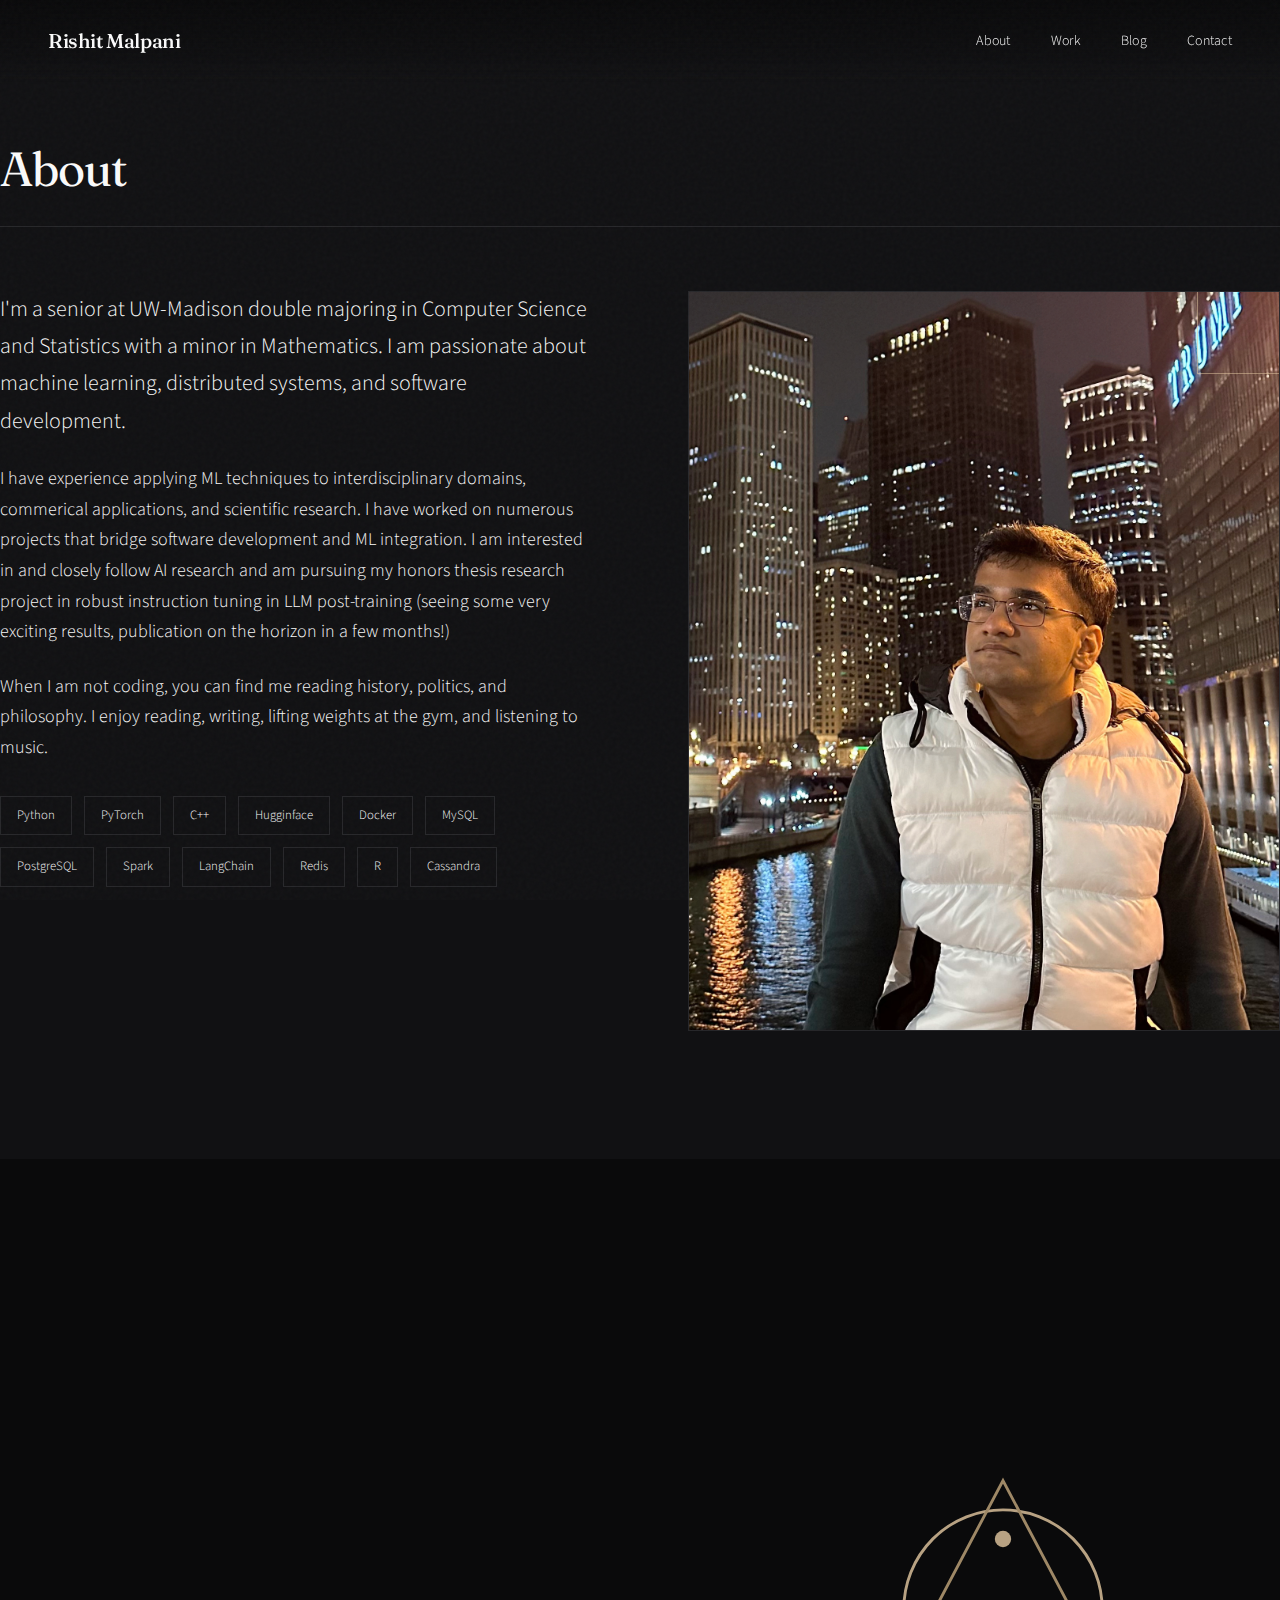
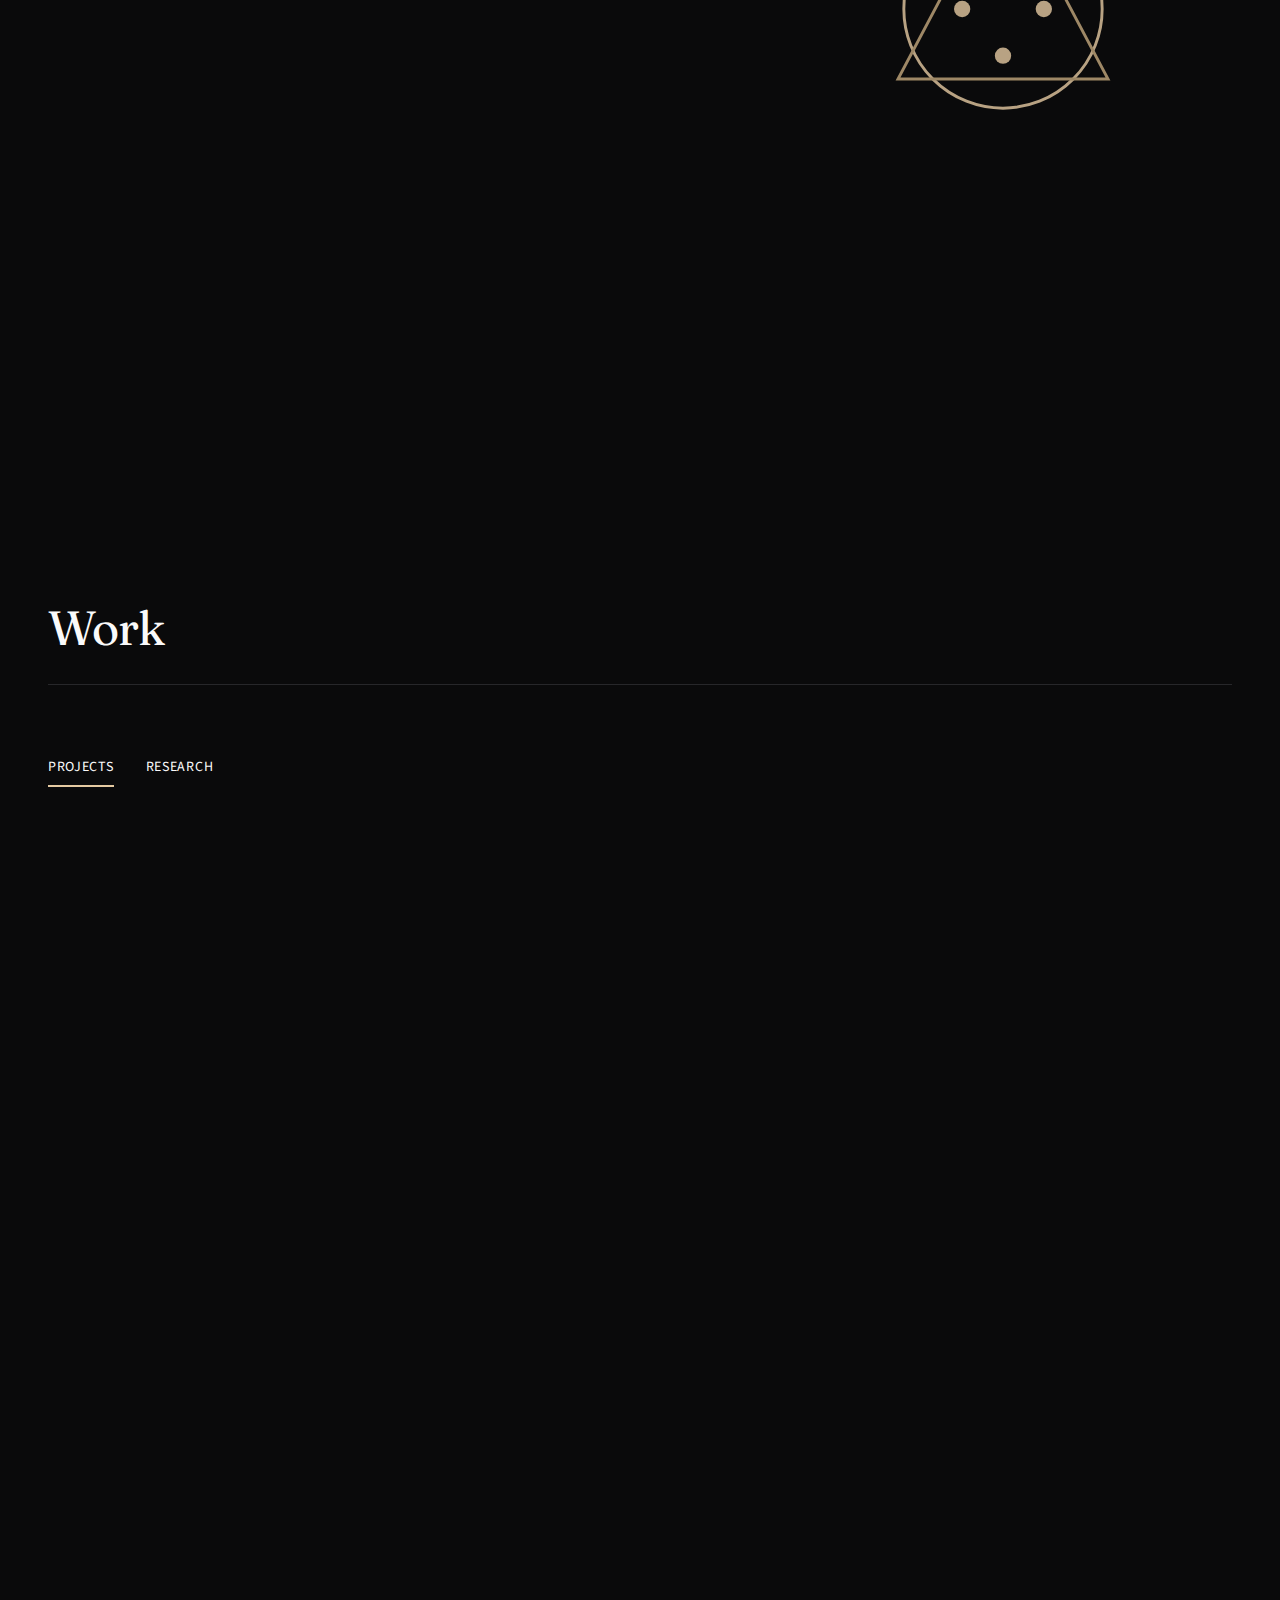
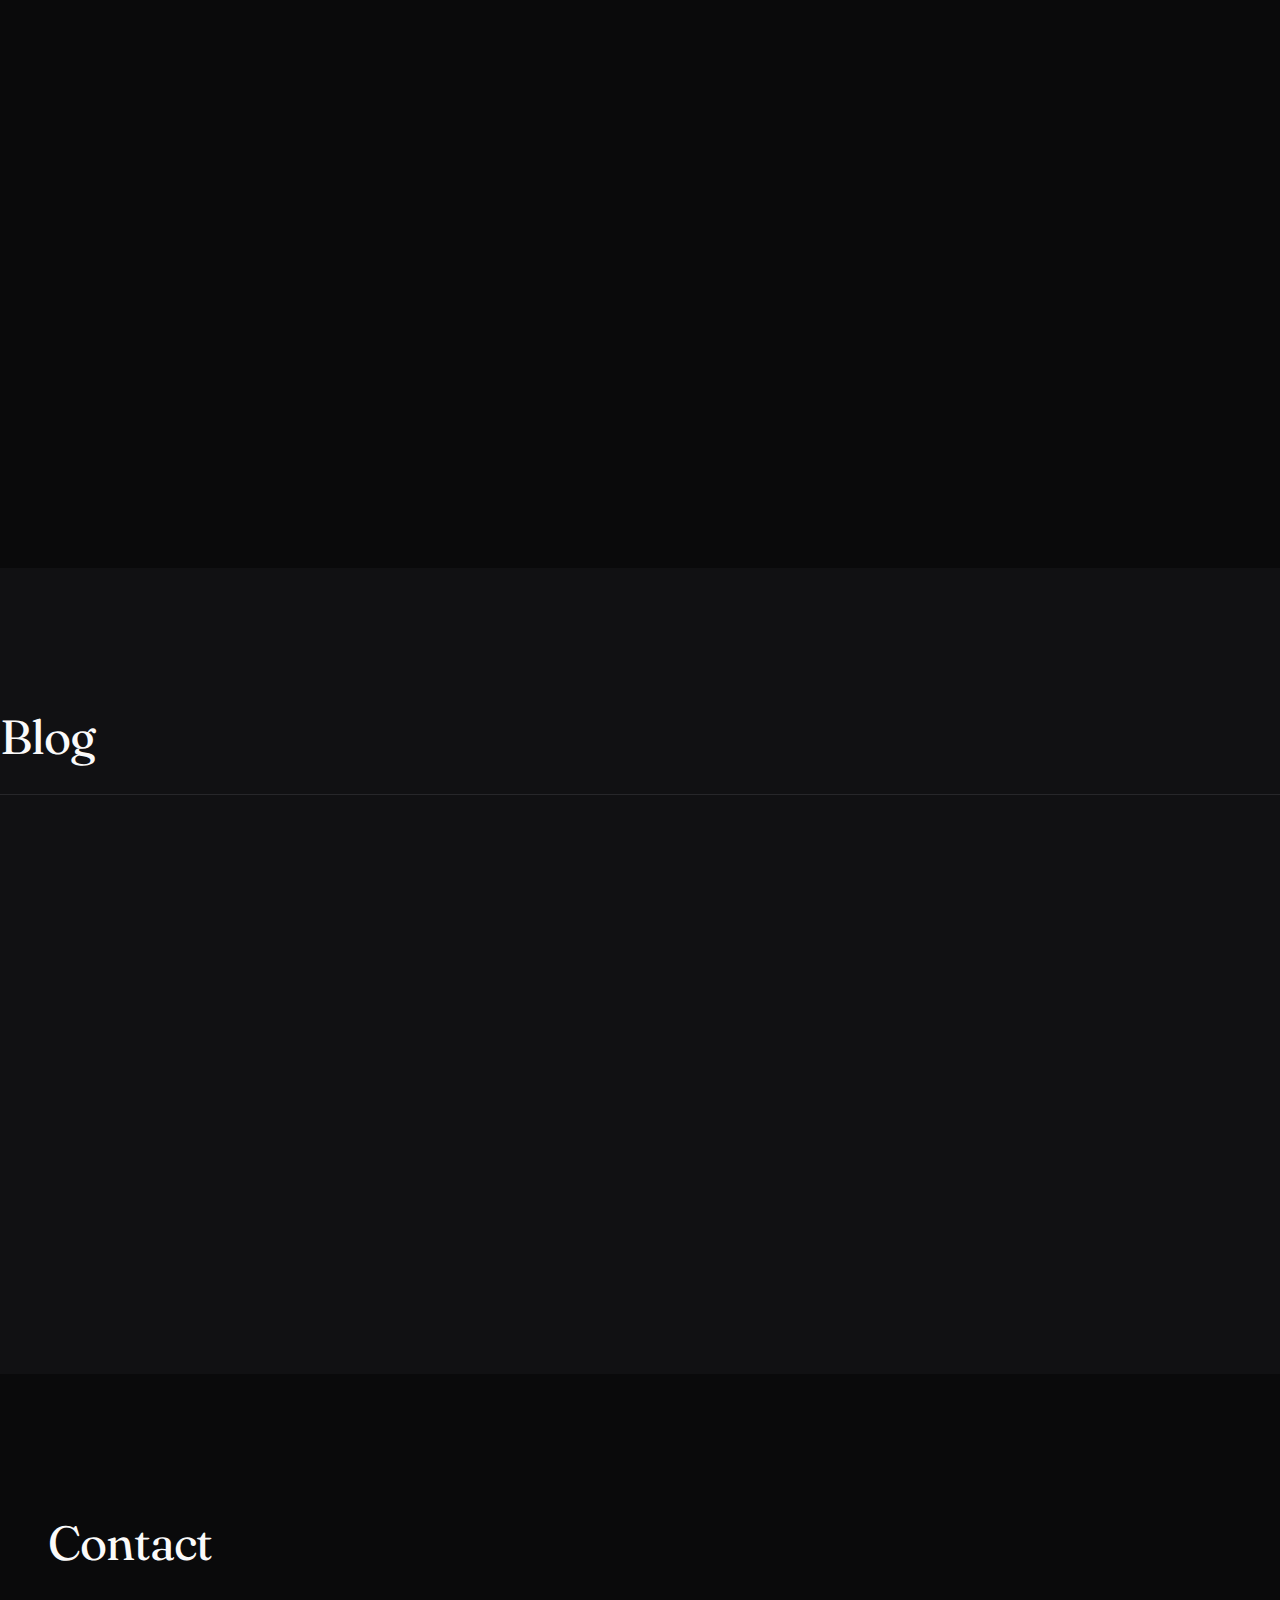
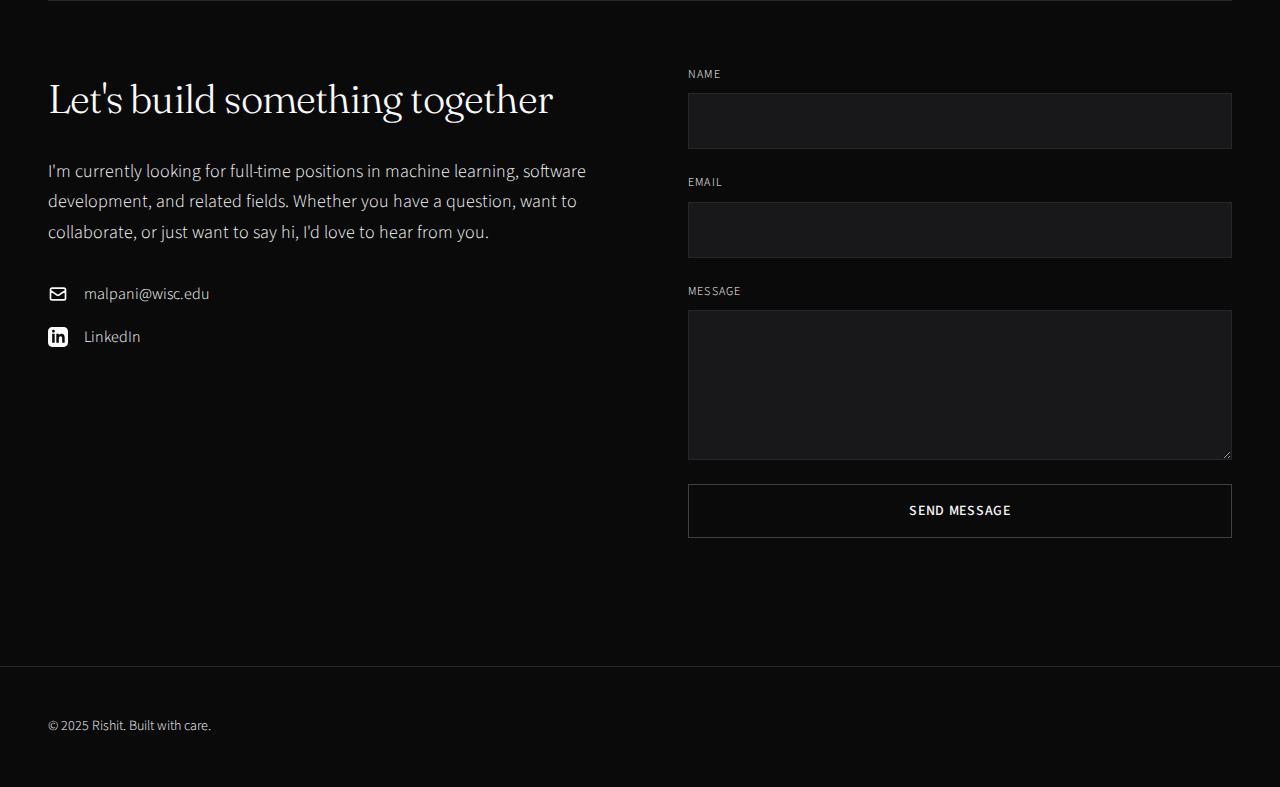
<file: index.html>
<!DOCTYPE html>
<html lang="en">
<head>
    <meta charset="UTF-8">
    <meta name="viewport" content="width=device-width, initial-scale=1.0">
    <title>Rishit Malpani</title>
    <link rel="preconnect" href="https://fonts.googleapis.com">
    <link rel="preconnect" href="https://fonts.gstatic.com" crossorigin>
    <link href="https://fonts.googleapis.com/css2?family=Fraunces:opsz,wght@9..144,300;9..144,400;9..144,500;9..144,600&family=Source+Sans+3:wght@300;400;500;600&display=swap" rel="stylesheet">
    <link rel="stylesheet" href="css/styles.css">
</head>
<body>
    <nav>
        <a href="index.html" class="logo">Rishit Malpani<span></span></a>
        <ul class="nav-links">
            <li><a href="#about">About</a></li>
            <li><a href="#work">Work</a></li>
            <li><a href="#blog">Blog</a></li>
            <li><a href="#contact">Contact</a></li>
        </ul>
    </nav>

    <section id="about" class="section-alt">
        <div class="section-header">
            <h2 class="section-title">About</h2>
        </div>
        <div class="about-content">
            <div class="about-text">
                <p>
                    <!-- Edit your intro paragraph here - make it compelling! -->
                    I'm a senior at UW-Madison double majoring in Computer Science and Statistics with a minor in Mathematics. I am passionate about machine learning,
                    distributed systems, and software development. 

                </p>
                <p>
                    <!-- Add more about yourself here -->
                    I have experience applying ML techniques to interdisciplinary domains, commerical applications, and scientific research. I have worked on numerous projects
                    that bridge software development and ML integration. I am interested in and closely follow AI research and am pursuing my honors thesis research project
                    in robust instruction tuning in LLM post-training (seeing some very exciting results, publication on the horizon in a few months!)
                </p>
                <p>
                    <!-- Add another paragraph or delete this one -->
                    When I am not coding, you can find me reading history, politics, and philosophy. I enjoy reading, writing, lifting weights at the gym, and listening to music.
                </p>
                <div class="skills-list">
                    <!-- Edit your skills here -->
                    <span class="skill-tag">Python</span>
                    <span class="skill-tag">PyTorch</span>
                    <span class="skill-tag">C++</span>
                    <span class="skill-tag">Hugginface</span>
                    <span class="skill-tag">Docker</span>
                    <span class="skill-tag">MySQL</span>
                    <span class="skill-tag">PostgreSQL</span>
                    <span class="skill-tag">Spark</span>
                    <span class="skill-tag">LangChain</span>
                    <span class="skill-tag">Redis</span>
                    <span class="skill-tag">R</span>
                    <span class="skill-tag">Cassandra</span>
                </div>
            </div>
            <div class="about-image">
                <!-- Replace this with your image: <img src="images/your-photo.jpg" alt="Rishit"> -->
                <img src="images/profile-pic.jpeg" alt="Rishit Profile">
            </div>
        </div>
    </section>

    <section class="hero">
        <div class="hero-content">
            <p class="hero-label"> Machine Learning and Software Engineer </p>
            <h1>Decoding, Encoding, and Building <em>Consciousness</em> and its support systems for real world impact</h1>
            <p class="hero-description">
                Computer Science, Statistics, and Mathematics Senior at UW-Madison interested in AI/ML, distributed systems, and software development
            </p>
            <div class="hero-cta">
                <a href="#about" class="btn">About Me</a>
                <a href="#work" class="btn">View My Work</a>
                <a href="#contact" class="btn btn-ghost">Get In Touch →</a>
            </div>
        </div>
        <div class="hero-decoration">
            <svg viewBox="0 0 300 300" xmlns="http://www.w3.org/2000/svg">
                <!-- Rotating Circle -->
                <g class="rotating-circle">
                    <circle cx="150" cy="150" r="85" fill="none" stroke-width="2.5"/>
                </g>

                <!-- Rotating Triangle (vertices extend outside circle) -->
                <g class="rotating-triangle">
                    <polygon points="150,40 240,210 60,210" fill="none" stroke-width="2.5"/>
                </g>

                <!-- Pulsing balls -->
                <circle class="pulse-ball ball-1" cx="150" cy="90" r="7"/>
                <circle class="pulse-ball ball-2" cx="185" cy="150" r="7"/>
                <circle class="pulse-ball ball-3" cx="115" cy="150" r="7"/>
                <circle class="pulse-ball ball-4" cx="150" cy="190" r="7"/>
            </svg>
        </div>
    </section>

    <section id="work">
        <div class="section-header">
            <h2 class="section-title">Work</h2>
        </div>
        
        <div class="work-nav">
            <button class="work-nav-item active" data-tab="projects">Projects</button>
            <button class="work-nav-item" data-tab="research">Research</button>
            <!-- <button class="work-nav-item" data-tab="experience">Experience</button> -->
        </div>

        <!-- Projects Tab -->
        <div class="work-content active" id="projects">
            <div class="projects-grid">
                
                <!-- Pothole Detector - Featured Project with iPhone Mockup -->
                <div class="project-card featured">
                    <div class="project-info">
                        <span class="project-label">iOS Mobile Application</span>
                        <h3 class="project-title">Road Fortify</h3>
                        <p class="project-description">
                            A mobile application for real-time road hazard detection (potholes, debris, animals) powering driver safety and and geotagged hazard report generation for road maintenance 
                        </p>
                        <p class="project-description">
                            Road Fortify is a native iOS application leveraging a custom YOLOv8 model via CoreML to perform real-time, on-device hazard detection without relying on cloud inference. The architecture combines AVFoundation and CoreLocation to generate precise geospatial telemetry, synchronizing structured data to a centralized PostgreSQL database. This stack utilizes a fault-tolerant queueing system to ensure reliable delivery for downstream analytics and road maintenance prioritization, even in intermittent network conditions.
                        </p>
                        <div class="project-tech">
                            <span>YOLO v8</span>
                            <span>PostgreSQL</span>
                            <span>Swift</span>
                            <span>Python</span>
                            <span>CoreML</span>
                        </div>
                        <a href="projects/pothole-detector.html" class="project-link">
                            View Project
                            <svg xmlns="http://www.w3.org/2000/svg" fill="none" viewBox="0 0 24 24" stroke="currentColor">
                                <path stroke-linecap="round" stroke-linejoin="round" stroke-width="2" d="M17 8l4 4m0 0l-4 4m4-4H3" />
                            </svg>
                        </a>
                    </div>
                    <div class="iphone-mockup">
                        <div class="iphone-screen">
                            <!-- Replace with your app screenshot -->
                            <!-- <img src="images/pothole-screenshot.png" alt="Pothole Detector App"> -->
                            <img src="images/pothole.jpeg" alt="Terrasight App">
                        </div>
                    </div>
                </div>

                <!-- MadMeals Project -->
                <div class="project-card featured">
                    <div class="project-info">
                        <span class="project-label">Web Application</span>
                        <h3 class="project-title">MadMeals</h3>
                        <p class="project-description">
                            An AI-powered dining hall recommendation system for UW-Madison students. MadMeals analyzes daily menus across campus dining locations and provides personalized meal suggestions based on each student's custom dietary preferences and nutritional goals
                        </p>
                        <p class="project-description">
                            MadMeals is a Python-based dining optimizer that aggregates real-time UW-Madison menu data via the Nutrislice API to generate personalized meal plans using LangChain and Google Gemini. It offers both synchronous (Flask) and asynchronous (Quart) implementations to efficiently handle concurrent user loads through non-blocking I/O and thread pooling. The system utilizes Pydantic for strict structured output validation and implements intelligent in-memory caching to optimize performance and minimize upstream API latency.
                        </p>
                        <div class="project-tech">
                            <span>Python</span>
                            <span>Flask</span>
                            <span>Quart</span>
                            <span>LangChain</span>
                            <span>PyDantic</span>
                            <span>Gemini API</span>
                            <span>Redis</span>
                        </div>

                        <a href="projects/madmeals.html" class="project-link">
                            View Project
                            <svg xmlns="http://www.w3.org/2000/svg" fill="none" viewBox="0 0 24 24" stroke="currentColor">
                                <path stroke-linecap="round" stroke-linejoin="round" stroke-width="2" d="M17 8l4 4m0 0l-4 4m4-4H3" />
                            </svg>
                        </a>
                    </div>

                    <div class="project-image-container">
                        <img src="images/madmeals.jpeg" alt="Madmeals picture">
                    </div>
                </div>

                <!-- Add More Projects - Template -->
                <!-- <div class="project-card">
                    <span class="project-label">Category</span>
                    <h3 class="project-title">Project Title</h3>
                    <p class="project-description">
                        Add your project description here. Explain what the project does, the problem it solves, and any notable features.
                    </p>
                    <div class="project-tech">
                        <span>Tech 1</span>
                        <span>Tech 2</span>
                        <span>Tech 3</span>
                    </div>
                    <a href="#" class="project-link">
                        View Project
                        <svg xmlns="http://www.w3.org/2000/svg" fill="none" viewBox="0 0 24 24" stroke="currentColor">
                            <path stroke-linecap="round" stroke-linejoin="round" stroke-width="2" d="M17 8l4 4m0 0l-4 4m4-4H3" />
                        </svg>
                    </a>
                </div> -->

            </div>
        </div>

        <!-- Research Tab -->
        <div class="work-content" id="research">
            <div class="timeline">
                
                <!-- Research Item Template -->
                <div class="timeline-item">
                    <span class="timeline-date"> May 2025 - Present</span>
                    <h3 class="timeline-title">Distributionally Robust Instruction Fine-Tuning (DRIFT) in LLMs</h3>
                    <p class="timeline-company">Advised by Prof. Jelena Diakonikolas • University of Wisconsin-Madison</p>
                    <div class="timeline-description">
                        <p> LLMs suffer from the problem of performance drop when faced with unconventional instruction styles and difficult phrasing.
                            Conventional supervised fine-tuning in LLM post-training instruciton fine-tuning assigns equal weightage to all instruction styles it faces which can lead to poor
                            performance on styles that are hard for LLMs to understand and follow. I am investigating the promise of the Distributionally Robust Optimization (DRO) framework
                            in instruction fine-tuning to dynamically adjust instruction domain weights during the fine-tuning process to make models more robust to difficult instruction styles.
                            Preliminary analysis suggests that not only does this provids more robustness to models, but better overall performance compared to standard SFT as well.
                            A full paper with details is expected in the next 2-3 months.
    
    
                        </p>
                        <ul>
                            <li>DRO methods in LLM instruction fine-tuning can outperform standard SFT</li>
                            <li>DRO methods can make LLMs more robust to difficult instruction styles</li>
                            <li>Experimentations concieved in PyTorch with use of Huggingface tools and executed on UW-Madison's HTCondor distributed and high-performance computing platform</li>
                        </ul>
                    </div>
                </div>

                <!-- Add more research items as needed -->
                <!-- <div class="timeline-item">
                    <span class="timeline-date">Month Year - Month Year</span>
                    <h3 class="timeline-title">Another Research Project</h3>
                    <p class="timeline-company">Lab Name • University</p>
                    <div class="timeline-description">
                        <p>Description of this research project and your contributions.</p>
                    </div>
                </div> -->

            </div>
        </div>

        <!-- Experience Tab -->
        <!-- <div class="work-content" id="experience">
            <div class="timeline">
                
                <div class="timeline-item">
                    <span class="timeline-date">Month Year - Present</span>
                    <h3 class="timeline-title">Job Title</h3>
                    <p class="timeline-company">Company Name • Location</p>
                    <div class="timeline-description">
                        <p>Brief description of your role and responsibilities.</p>
                        <ul>
                            <li>Key achievement or responsibility</li>
                            <li>Another accomplishment</li>
                            <li>Technologies used</li>
                        </ul>
                    </div>
                </div>

            </div>
        </div> -->
    </section>

    <section id="blog" class="section-alt">
        <div class="section-header">
            <h2 class="section-title">Blog</h2>
        </div>
        <div class="blog-grid">
            
      
            <article class="blog-card">
                <span class="blog-date">August 4, 2022</span>
                <h3 class="blog-title"> Machine learning is not statistics, here's why  </h3>
                <p class="blog-excerpt">
                    To some, machine learning is just an extension of statistics, to some the distinction is clear. In this blog I share my thoughs by drawing parallel with the distinction setting apart math and physics
                </p>
                <a href="https://medium.com/@cool.rishit/machine-learning-is-not-statistics-heres-why-82d90e73053d" target="_blank" class="blog-link">Read on Medium →</a>
            </article>


            <article class="blog-card">
                <span class="blog-date">Jan 3, 2022</span>
                <h3 class="blog-title">Why Alan Turing’s 1950 paper is a must read</h3>
                <p class="blog-excerpt">
                    Alan Turing’s influential 1950 paper, “Computing Machinery and Intelligence”, is a great resource for philosophical musing on the concepts of ‘intelligence’, ‘machines’, and ‘thinking’. In the following post, I attempt to reason why so.
                    Originally written before the age of modern LLMs, amusing to look back and witness how the Turing Test once seemed unconquerable!
                </p>
                <a href="https://analyticsindiamag.com/ai-features/why-alan-turings-1950-paper-is-so-relevant-today/" target="_blank" class="blog-link">Read →</a>
            </article>

        </div>
    </section>

    <section id="contact">
        <div class="section-header">
            <h2 class="section-title">Contact</h2>
        </div>
        <div class="contact-content">
            <div class="contact-text">
                <h3>Let's build something together</h3>
                <p>
                    I'm currently looking for full-time positions in machine learning, software development, and related fields. Whether you have a question, want to collaborate, or just want to say hi, I'd love to hear from you.
                </p>
                <div class="contact-links">
                    <a href="mailto:malpani@wisc.edu" class="contact-link">
                        <svg xmlns="http://www.w3.org/2000/svg" fill="none" viewBox="0 0 24 24" stroke="currentColor">
                            <path stroke-linecap="round" stroke-linejoin="round" stroke-width="2" d="M3 8l7.89 5.26a2 2 0 002.22 0L21 8M5 19h14a2 2 0 002-2V7a2 2 0 00-2-2H5a2 2 0 00-2 2v10a2 2 0 002 2z" />
                        </svg>
                        malpani@wisc.edu
                    </a>
                    <!-- <a href="https://github.com/yourusername" class="contact-link" target="_blank">
                        <svg xmlns="http://www.w3.org/2000/svg" fill="currentColor" viewBox="0 0 24 24">
                            <path d="M12 0c-6.626 0-12 5.373-12 12 0 5.302 3.438 9.8 8.207 11.387.599.111.793-.261.793-.577v-2.234c-3.338.726-4.033-1.416-4.033-1.416-.546-1.387-1.333-1.756-1.333-1.756-1.089-.745.083-.729.083-.729 1.205.084 1.839 1.237 1.839 1.237 1.07 1.834 2.807 1.304 3.492.997.107-.775.418-1.305.762-1.604-2.665-.305-5.467-1.334-5.467-5.931 0-1.311.469-2.381 1.236-3.221-.124-.303-.535-1.524.117-3.176 0 0 1.008-.322 3.301 1.23.957-.266 1.983-.399 3.003-.404 1.02.005 2.047.138 3.006.404 2.291-1.552 3.297-1.23 3.297-1.23.653 1.653.242 2.874.118 3.176.77.84 1.235 1.911 1.235 3.221 0 4.609-2.807 5.624-5.479 5.921.43.372.823 1.102.8                      GitHub
                    </a> -->
                    <a href="https://www.linkedin.com/in/rishit-malpani/" class="contact-link" target="_blank">
                        <svg xmlns="http://www.w3.org/2000/svg" fill="currentColor" viewBox="0 0 24 24">
                            <path d="M19 0h-14c-2.761 0-5 2.239-5 5v14c0 2.761 2.239 5 5 5h14c2.762 0 5-2.239 5-5v-14c0-2.761-2.238-5-5-5zm-11 19h-3v-11h3v11zm-1.5-12.268c-.966 0-1.75-.79-1.75-1.764s.784-1.764 1.75-1.764 1.75.79 1.75 1.764-.783 1.764-1.75 1.764zm13.5 12.268h-3v-5.604c0-3.368-4-3.113-4 0v5.604h-3v-11h3v1.765c1.396-2.586 7-2.777 7 2.476v6.759z"/>
                        </svg>
                        LinkedIn
                    </a>
                </div>
            </div>
            <form class="contact-form" id="contact-form" action="https://formspree.io/f/xovgwrbb" method="POST">
                <div class="form-group">
                    <label for="name">Name</label>
                    <input type="text" id="name" name="name" required>
                </div>
                <div class="form-group">
                    <label for="email">Email</label>
                    <input type="email" id="email" name="email" required>
                </div>
                <div class="form-group">
                    <label for="message">Message</label>
                    <textarea id="message" name="message" required></textarea>
                </div>
                <button type="submit" class="btn" id="submit-btn">Send Message</button>
                <div id="form-status" style="display: none; margin-top: 1rem; padding: 1rem; border: 1px solid; border-radius: 4px;"></div>
            </form>
        </div>
    </section>

    <footer>
        <p class="footer-text">© 2025 Rishit. Built with care.</p>
    </footer>

    <script>
        // Tab switching functionality
        const workNavItems = document.querySelectorAll('.work-nav-item');
        const workContents = document.querySelectorAll('.work-content');

        workNavItems.forEach(item => {
            item.addEventListener('click', () => {
                const tab = item.dataset.tab;
                
                workNavItems.forEach(nav => nav.classList.remove('active'));
                item.classList.add('active');
                
                workContents.forEach(content => {
                    content.classList.remove('active');
                    if (content.id === tab) {
                        content.classList.add('active');
                    }
                });
            });
        });

        // Smooth scroll for navigation links
        document.querySelectorAll('a[href^="#"]').forEach(anchor => {
            anchor.addEventListener('click', function (e) {
                e.preventDefault();
                const target = document.querySelector(this.getAttribute('href'));
                if (target) {
                    target.scrollIntoView({
                        behavior: 'smooth',
                        block: 'start'
                    });
                }
            });
        });

        // Intersection Observer for scroll animations
        const observerOptions = {
            threshold: 0.1,
            rootMargin: '0px 0px -50px 0px'
        };

        const observer = new IntersectionObserver((entries) => {
            entries.forEach(entry => {
                if (entry.isIntersecting) {
                    entry.target.style.opacity = '1';
                    entry.target.style.transform = 'translateY(0)';
                }
            });
        }, observerOptions);

        // Observe elements for animation
        document.querySelectorAll('.project-card, .blog-card, .timeline-item').forEach(el => {
            el.style.opacity = '0';
            el.style.transform = 'translateY(20px)';
            el.style.transition = 'opacity 0.6s ease, transform 0.6s ease';
            observer.observe(el);
        });

        // Contact form AJAX submission
        const contactForm = document.getElementById('contact-form');
        const formStatus = document.getElementById('form-status');
        const submitBtn = document.getElementById('submit-btn');

        contactForm.addEventListener('submit', async (e) => {
            e.preventDefault();

            // Disable button and show loading state
            submitBtn.disabled = true;
            submitBtn.textContent = 'Sending...';
            formStatus.style.display = 'none';

            // Get form data
            const formData = new FormData(contactForm);

            try {
                const response = await fetch(contactForm.action, {
                    method: 'POST',
                    body: formData,
                    headers: {
                        'Accept': 'application/json'
                    }
                });

                if (response.ok) {
                    // Success
                    formStatus.style.display = 'block';
                    formStatus.style.borderColor = 'var(--accent)';
                    formStatus.style.color = 'var(--accent)';
                    formStatus.textContent = 'Thanks for reaching out! I\'ll get back to you soon.';
                    contactForm.reset(); // Clear the form
                } else {
                    // Error from server
                    throw new Error('Form submission failed');
                }
            } catch (error) {
                // Network error or other issue
                formStatus.style.display = 'block';
                formStatus.style.borderColor = '#ef4444';
                formStatus.style.color = '#ef4444';
                formStatus.textContent = 'Oops! Something went wrong. Please try again or email me directly.';
            } finally {
                // Re-enable button
                submitBtn.disabled = false;
                submitBtn.textContent = 'Send Message';
            }
        });
    </script>
</body>
</html>
</file>
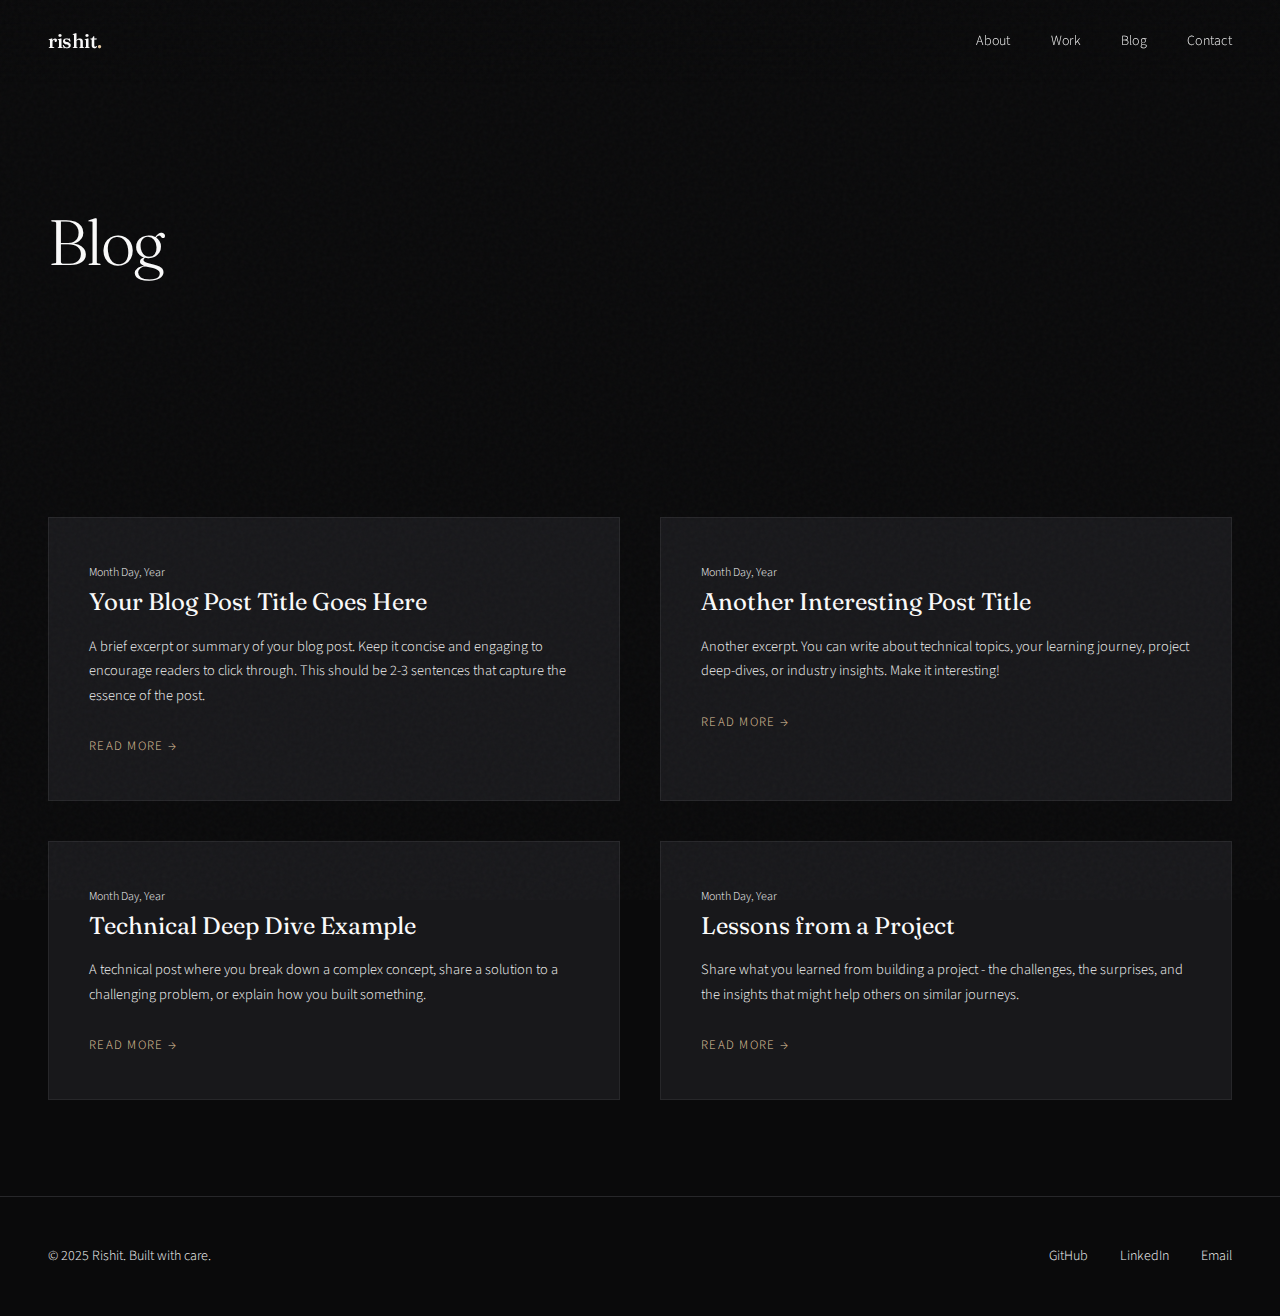
<file: portfolio-3/blog/index.html>
<!DOCTYPE html>
<html lang="en">
<head>
    <meta charset="UTF-8">
    <meta name="viewport" content="width=device-width, initial-scale=1.0">
    <title>Blog | Rishit</title>
    <link rel="preconnect" href="https://fonts.googleapis.com">
    <link rel="preconnect" href="https://fonts.gstatic.com" crossorigin>
    <link href="https://fonts.googleapis.com/css2?family=Fraunces:opsz,wght@9..144,300;9..144,400;9..144,500;9..144,600&family=Source+Sans+3:wght@300;400;500;600&display=swap" rel="stylesheet">
    <link rel="stylesheet" href="../css/styles.css">
</head>
<body>
    <nav>
        <a href="../index.html" class="logo">rishit<span>.</span></a>
        <ul class="nav-links">
            <li><a href="../index.html#about">About</a></li>
            <li><a href="../index.html#work">Work</a></li>
            <li><a href="index.html" class="active">Blog</a></li>
            <li><a href="../index.html#contact">Contact</a></li>
        </ul>
    </nav>

    <header class="page-header">
        <p class="hero-label">Thoughts & Learnings</p>
        <h1 class="page-title">Blog</h1>
        <p class="hero-description">
            Writing about machine learning, software engineering, and lessons learned along the way.
        </p>
    </header>

    <section class="blog-listing">
        <div class="blog-listing-grid">
            
            <article class="blog-listing-card">
                <span class="blog-date">Month Day, Year</span>
                <h3 class="blog-title">
                    <a href="post-template.html">Your Blog Post Title Goes Here</a>
                </h3>
                <p class="blog-excerpt">
                    A brief excerpt or summary of your blog post. Keep it concise and engaging to encourage readers to click through. This should be 2-3 sentences that capture the essence of the post.
                </p>
                <a href="post-template.html" class="blog-link">Read More →</a>
            </article>

            <article class="blog-listing-card">
                <span class="blog-date">Month Day, Year</span>
                <h3 class="blog-title">
                    <a href="post-template.html">Another Interesting Post Title</a>
                </h3>
                <p class="blog-excerpt">
                    Another excerpt. You can write about technical topics, your learning journey, project deep-dives, or industry insights. Make it interesting!
                </p>
                <a href="post-template.html" class="blog-link">Read More →</a>
            </article>

            <article class="blog-listing-card">
                <span class="blog-date">Month Day, Year</span>
                <h3 class="blog-title">
                    <a href="post-template.html">Technical Deep Dive Example</a>
                </h3>
                <p class="blog-excerpt">
                    A technical post where you break down a complex concept, share a solution to a challenging problem, or explain how you built something.
                </p>
                <a href="post-template.html" class="blog-link">Read More →</a>
            </article>

            <article class="blog-listing-card">
                <span class="blog-date">Month Day, Year</span>
                <h3 class="blog-title">
                    <a href="post-template.html">Lessons from a Project</a>
                </h3>
                <p class="blog-excerpt">
                    Share what you learned from building a project - the challenges, the surprises, and the insights that might help others on similar journeys.
                </p>
                <a href="post-template.html" class="blog-link">Read More →</a>
            </article>

        </div>
    </section>

    <footer>
        <p class="footer-text">© 2025 Rishit. Built with care.</p>
        <div class="footer-links">
            <a href="https://github.com/yourusername" target="_blank">GitHub</a>
            <a href="https://linkedin.com/in/yourusername" target="_blank">LinkedIn</a>
            <a href="mailto:your.email@wisc.edu">Email</a>
        </div>
    </footer>
</body>
</html>
</file>
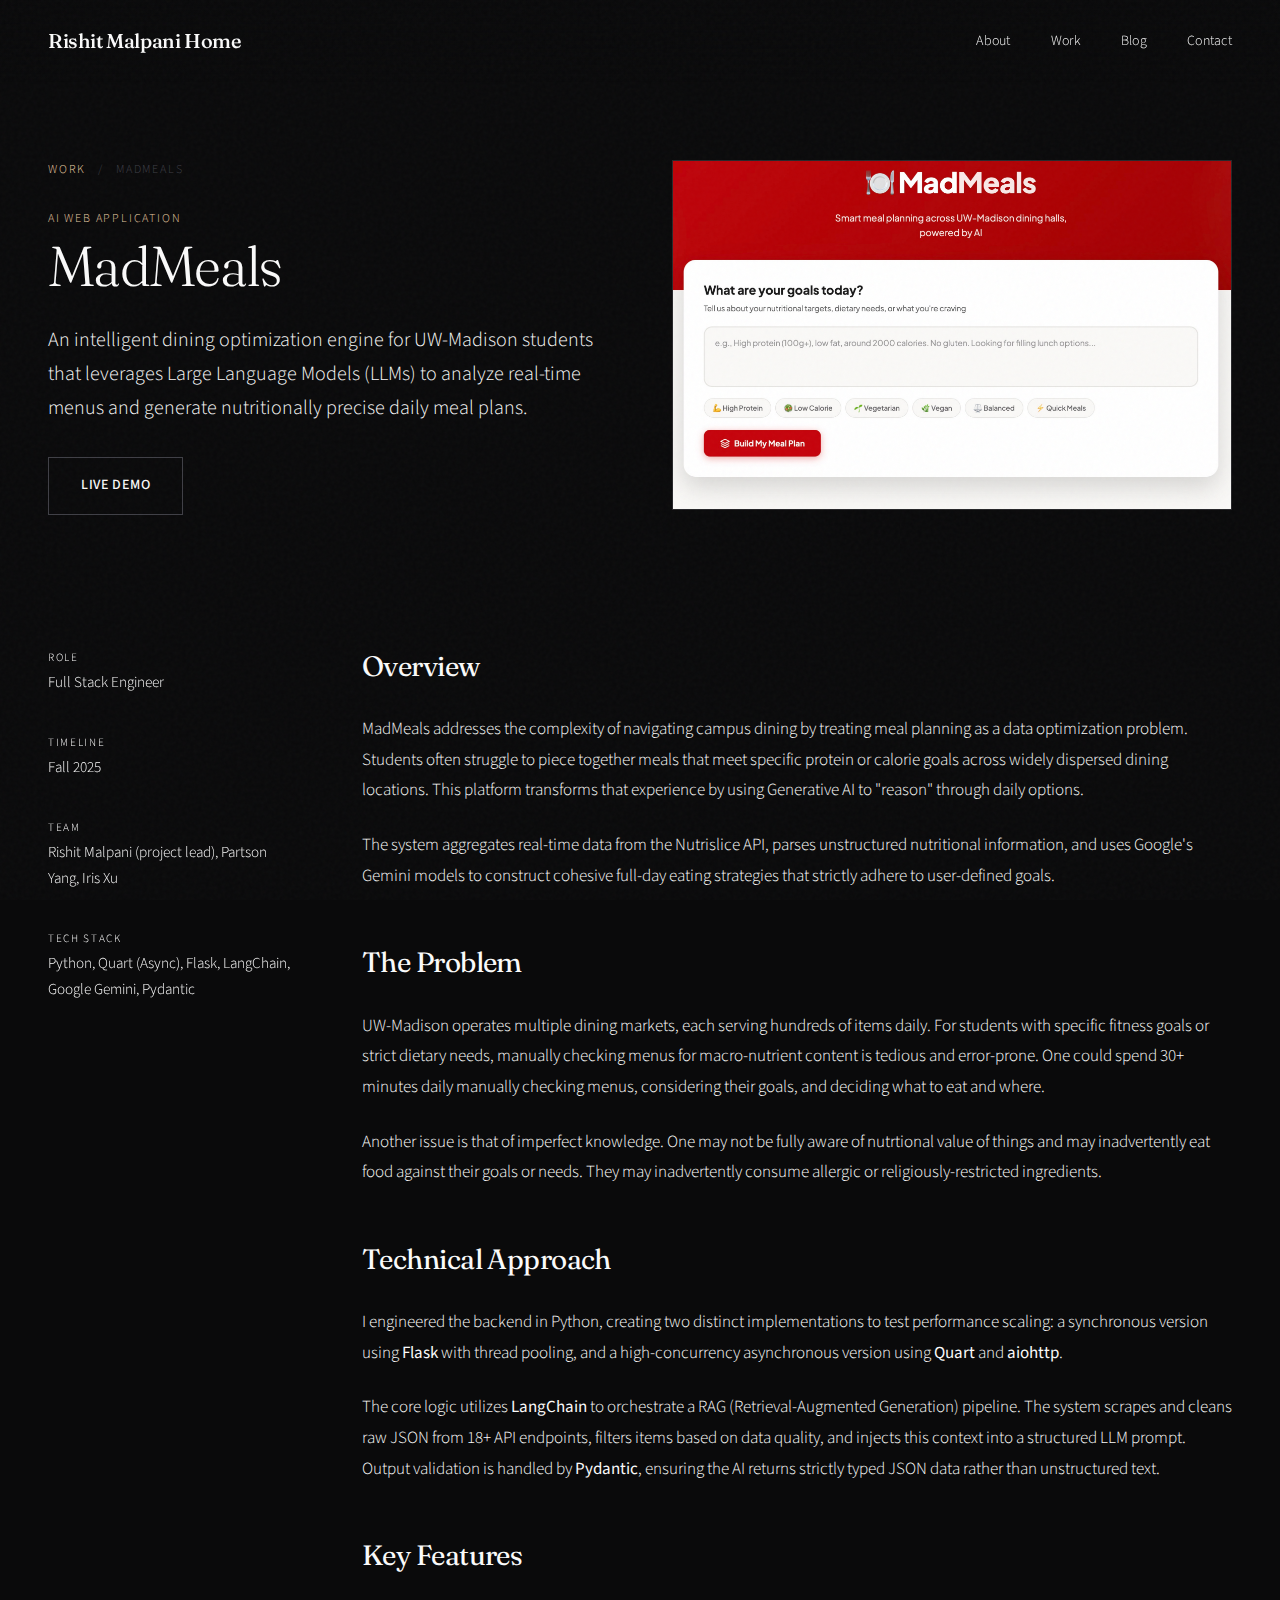
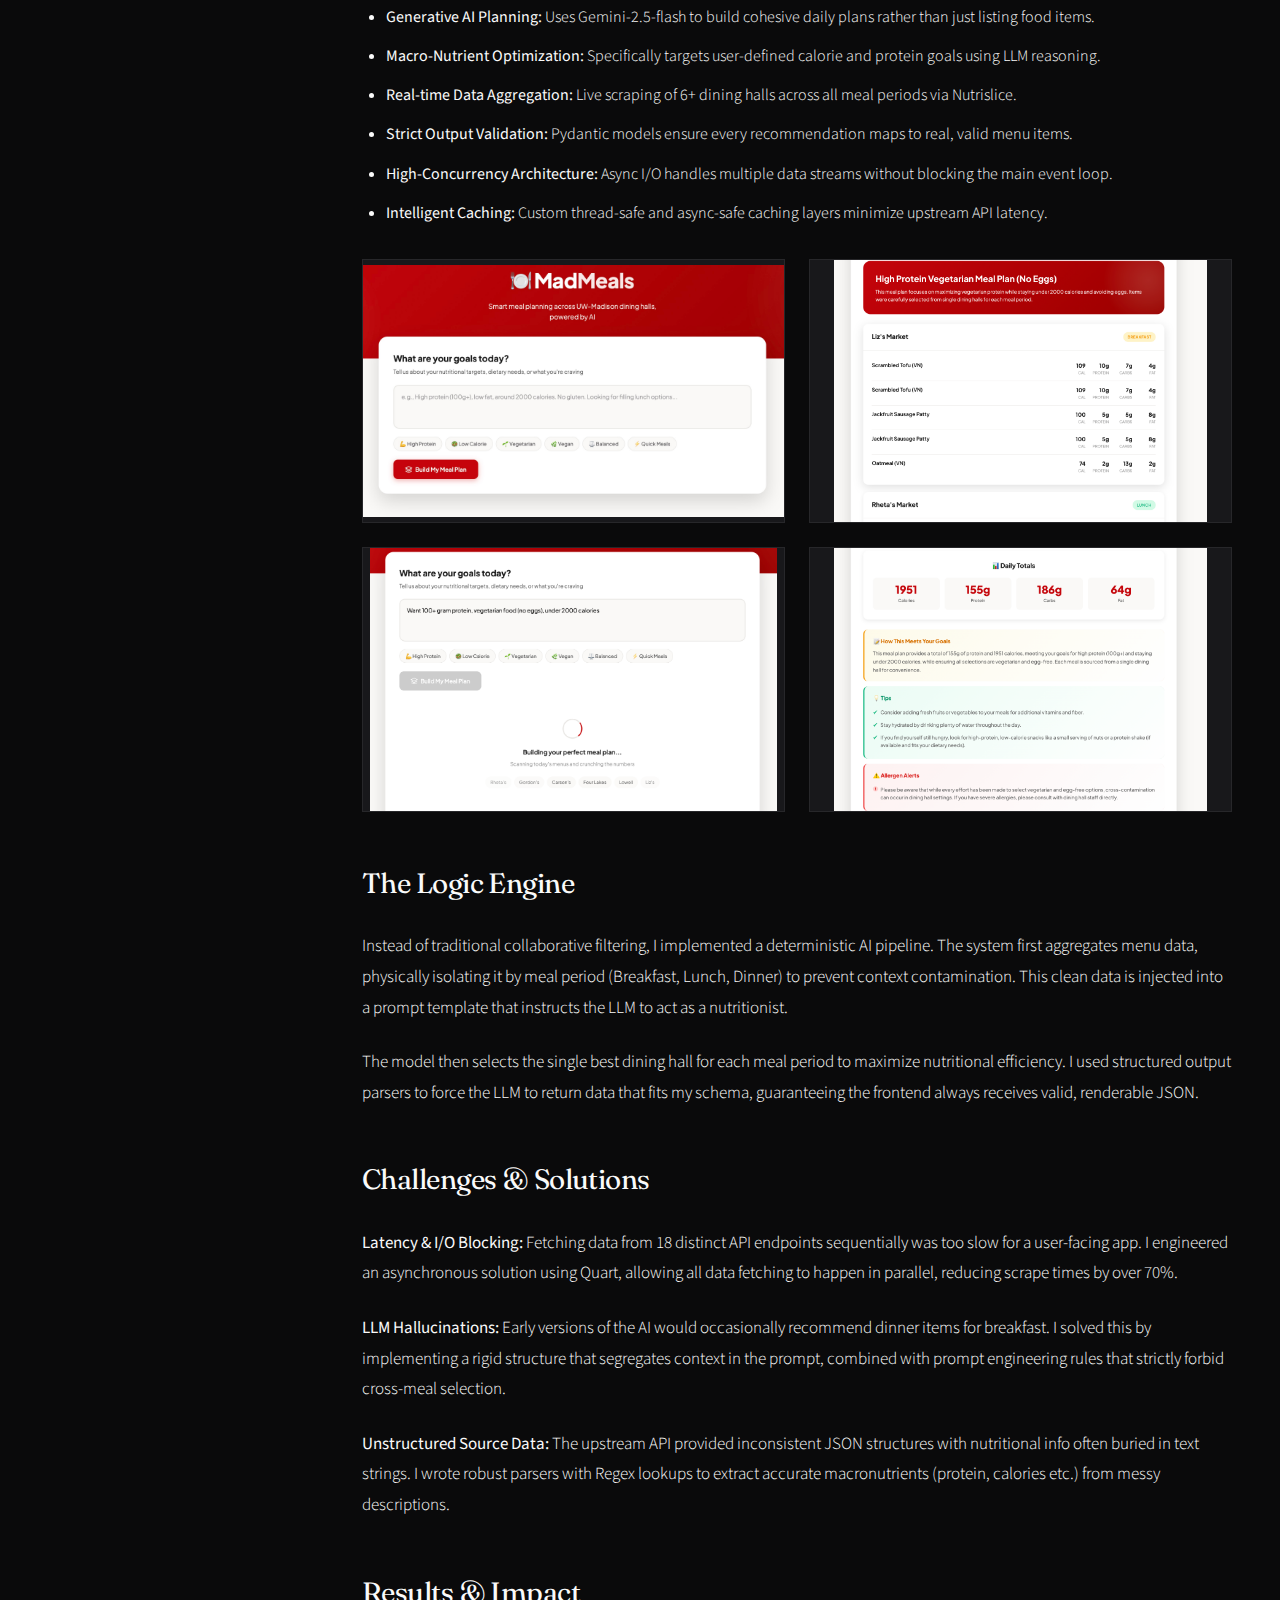
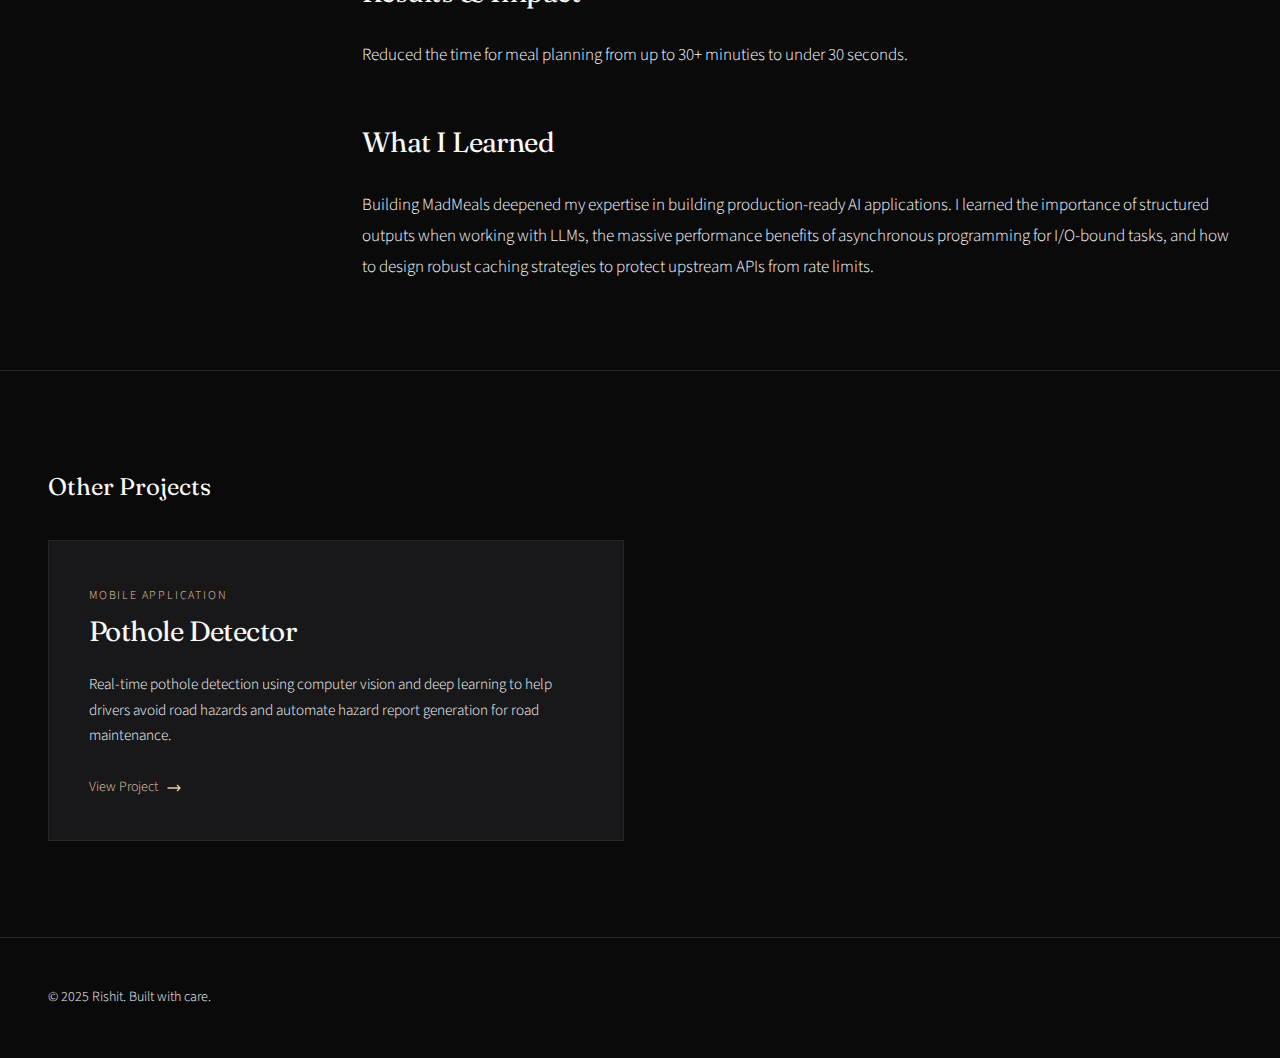
<file: projects/madmeals.html>
<!DOCTYPE html>
<html lang="en">
<head>
    <meta charset="UTF-8">
    <meta name="viewport" content="width=device-width, initial-scale=1.0">
    <title>MadMeals | Rishit</title>
    <link rel="preconnect" href="https://fonts.googleapis.com">
    <link rel="preconnect" href="https://fonts.gstatic.com" crossorigin>
    <link href="https://fonts.googleapis.com/css2?family=Fraunces:opsz,wght@9..144,300;9..144,400;9..144,500;9..144,600&family=Source+Sans+3:wght@300;400;500;600&display=swap" rel="stylesheet">
    <link rel="stylesheet" href="../css/styles.css">
</head>
<body>
    <nav>
        <a href="../index.html" class="logo">Rishit Malpani Home<span></span></a>
        <ul class="nav-links">
            <li><a href="../index.html#about">About</a></li>
            <li><a href="../index.html#work" class="active">Work</a></li>
            <li><a href="../index.html#blog">Blog</a></li>
            <li><a href="../index.html#contact">Contact</a></li>
        </ul>
    </nav>

    <header class="project-hero">
        <div class="project-hero-content">
            <div class="project-hero-text">
                <div class="breadcrumb">
                    <a href="../index.html#work">Work</a>
                    <span>/</span>
                    <span>MadMeals</span>
                </div>
                <span class="project-label">AI Web Application</span>
                <h1 class="project-hero-title">MadMeals</h1>
                <p class="project-hero-description">
                    An intelligent dining optimization engine for UW-Madison students that leverages Large Language Models (LLMs) to analyze real-time menus and generate nutritionally precise daily meal plans.
                </p>
                <div class="project-links">
                    <a href="https://madmeals-app-1032514960550.us-central1.run.app" class="btn">Live Demo</a>
                    <!-- <a href="#" class="btn btn-ghost">View on GitHub →</a> -->
                </div>
            </div>
            <div class="project-hero-media">
                <div class="project-hero-image">
                    <img src="../images/madmeals.jpeg" alt="Madmeals picture">
                </div>
            </div>
        </div>
    </header>

    <section class="project-details">
        <aside class="project-sidebar">
            <div class="project-info-block">
                <span class="project-info-label">Role</span>
                <p class="project-info-value">Full Stack Engineer</p>
            </div>
            <div class="project-info-block">
                <span class="project-info-label">Timeline</span>
                <p class="project-info-value">Fall 2025</p>
            </div>
            <div class="project-info-block">
                <span class="project-info-label">Team</span>
                <p class="project-info-value">Rishit Malpani (project lead), Partson Yang, Iris Xu</p>
            </div>
            <div class="project-info-block">
                <span class="project-info-label">Tech Stack</span>
                <p class="project-info-value">Python, Quart (Async), Flask, LangChain, Google Gemini, Pydantic</p>
            </div>
        </aside>

        <div class="project-main-content">
            <h2>Overview</h2>
            <p>
                MadMeals addresses the complexity of navigating campus dining by treating meal planning as a data optimization problem. Students often struggle to piece together meals that meet specific protein or calorie goals across widely dispersed dining locations. This platform transforms that experience by using Generative AI to "reason" through daily options.
            </p>
            <p>
                The system aggregates real-time data from the Nutrislice API, parses unstructured nutritional information, and uses Google's Gemini models to construct cohesive full-day eating strategies that strictly adhere to user-defined goals.
            </p>

            <h2>The Problem</h2>
            <p>
                UW-Madison operates multiple dining markets, each serving hundreds of items daily. For students with specific fitness goals or strict dietary needs, manually checking menus for macro-nutrient content is tedious and error-prone. One could spend 30+ minutes daily manually checking menus, considering their goals, and deciding what to eat and where.
            </p>
            <p>
                Another issue is that of imperfect knowledge. One may not be fully aware of nutrtional value of things and may inadvertently eat food against their goals or needs. They may inadvertently consume allergic or religiously-restricted ingredients. 
            </p>

            <h2>Technical Approach</h2>
            <p>
                I engineered the backend in Python, creating two distinct implementations to test performance scaling: a synchronous version using <strong>Flask</strong> with thread pooling, and a high-concurrency asynchronous version using <strong>Quart</strong> and <strong>aiohttp</strong>.
            </p>
            <p>
                The core logic utilizes <strong>LangChain</strong> to orchestrate a RAG (Retrieval-Augmented Generation) pipeline. The system scrapes and cleans raw JSON from 18+ API endpoints, filters items based on data quality, and injects this context into a structured LLM prompt. Output validation is handled by <strong>Pydantic</strong>, ensuring the AI returns strictly typed JSON data rather than unstructured text.
            </p>

            <h2>Key Features</h2>
            <ul>
                <li><strong>Generative AI Planning:</strong> Uses Gemini-2.5-flash to build cohesive daily plans rather than just listing food items.</li>
                <li><strong>Macro-Nutrient Optimization:</strong> Specifically targets user-defined calorie and protein goals using LLM reasoning.</li>
                <li><strong>Real-time Data Aggregation:</strong> Live scraping of 6+ dining halls across all meal periods via Nutrislice.</li>
                <li><strong>Strict Output Validation:</strong> Pydantic models ensure every recommendation maps to real, valid menu items.</li>
                <li><strong>High-Concurrency Architecture:</strong> Async I/O handles multiple data streams without blocking the main event loop.</li>
                <li><strong>Intelligent Caching:</strong> Custom thread-safe and async-safe caching layers minimize upstream API latency.</li>
            </ul>

            <div class="project-gallery">
                <div class="project-gallery-item">
                    <img src="../images/madmeals.jpeg" alt="Madmeals picture">
                </div>
                <div class="project-gallery-item">
                    <img src="../images/madmeals-search.png" alt="Madmeals picture">
                </div>
                <div class="project-gallery-item">
                    <img src="../images/madmeals-result.png" alt="Madmeals picture">
                </div>
                <div class="project-gallery-item">
                    <img src="../images/madmeals-tips.png" alt="Madmeals picture">
                </div>
            </div>

            <h2>The Logic Engine</h2>
            <p>
                Instead of traditional collaborative filtering, I implemented a deterministic AI pipeline. The system first aggregates menu data, physically isolating it by meal period (Breakfast, Lunch, Dinner) to prevent context contamination. This clean data is injected into a prompt template that instructs the LLM to act as a nutritionist.
            </p>
            <p>
                The model then selects the single best dining hall for each meal period to maximize nutritional efficiency. I used structured output parsers to force the LLM to return data that fits my schema, guaranteeing the frontend always receives valid, renderable JSON.
            </p>

            <h2>Challenges & Solutions</h2>
            <p>
                <strong>Latency & I/O Blocking:</strong> Fetching data from 18 distinct API endpoints sequentially was too slow for a user-facing app. I engineered an asynchronous solution using Quart, allowing all data fetching to happen in parallel, reducing scrape times by over 70%.
            </p>
            <p>
                <strong>LLM Hallucinations:</strong> Early versions of the AI would occasionally recommend dinner items for breakfast. I solved this by implementing a rigid structure that segregates context in the prompt, combined with prompt engineering rules that strictly forbid cross-meal selection.
            </p>
            <p>
                <strong>Unstructured Source Data:</strong> The upstream API provided inconsistent JSON structures with nutritional info often buried in text strings. I wrote robust parsers with Regex lookups to extract accurate macronutrients (protein, calories etc.) from messy descriptions.
            </p>

            <h2>Results & Impact</h2>
            <p>
                Reduced the time for meal planning from up to 30+ minuties to under 30 seconds.
            </p>

            <h2>What I Learned</h2>
            <p>
                Building MadMeals deepened my expertise in building production-ready AI applications. I learned the importance of structured outputs when working with LLMs, the massive performance benefits of asynchronous programming for I/O-bound tasks, and how to design robust caching strategies to protect upstream APIs from rate limits.
            </p>
        </div>
    </section>

    <section class="related-projects">
        <h2>Other Projects</h2>
        <div class="related-projects-grid">
            <a href="pothole-detector.html" class="project-card">
                <span class="project-label">Mobile Application</span>
                <h3 class="project-title">Pothole Detector</h3>
                <p class="project-description">
                    Real-time pothole detection using computer vision and deep learning to help drivers avoid road hazards and automate hazard report generation for road maintenance.
                </p>
                <span class="project-link">
                    View Project
                    <svg xmlns="http://www.w3.org/2000/svg" fill="none" viewBox="0 0 24 24" stroke="currentColor" width="16" height="16">
                        <path stroke-linecap="round" stroke-linejoin="round" stroke-width="2" d="M17 8l4 4m0 0l-4 4m4-4H3" />
                    </svg>
                </span>
            </a>
            <!-- <a href="#" class="project-card">
                <span class="project-label">Category</span>
                <h3 class="project-title">Another Project</h3>
                <p class="project-description">
                    Brief description of another project to help visitors explore more of your work.
                </p>
                <span class="project-link">
                    View Project
                    <svg xmlns="http://www.w3.org/2000/svg" fill="none" viewBox="0 0 24 24" stroke="currentColor" width="16" height="16">
                        <path stroke-linecap="round" stroke-linejoin="round" stroke-width="2" d="M17 8l4 4m0 0l-4 4m4-4H3" />
                    </svg>
                </span>
            </a> -->
        </div>
    </section>

    <footer>
        <p class="footer-text">© 2025 Rishit. Built with care.</p>
    </footer>
</body>
</html>
</file>
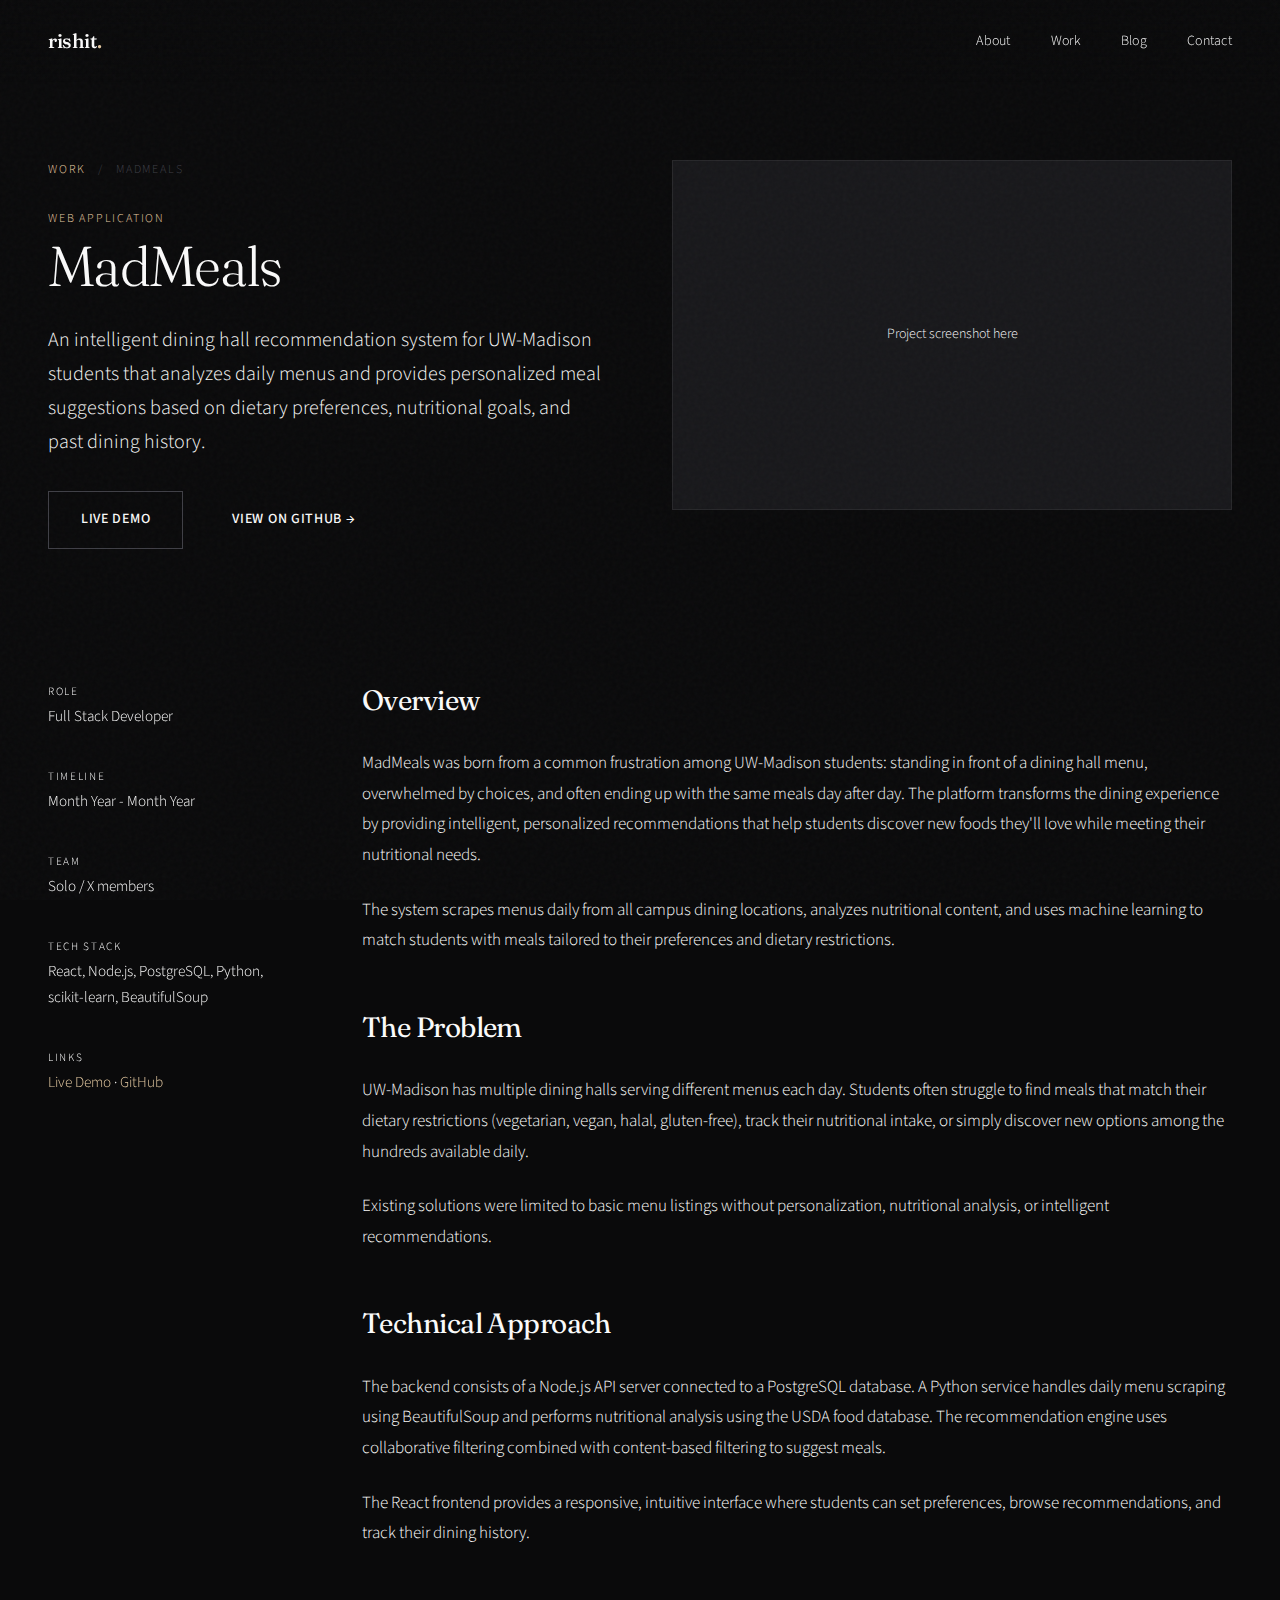
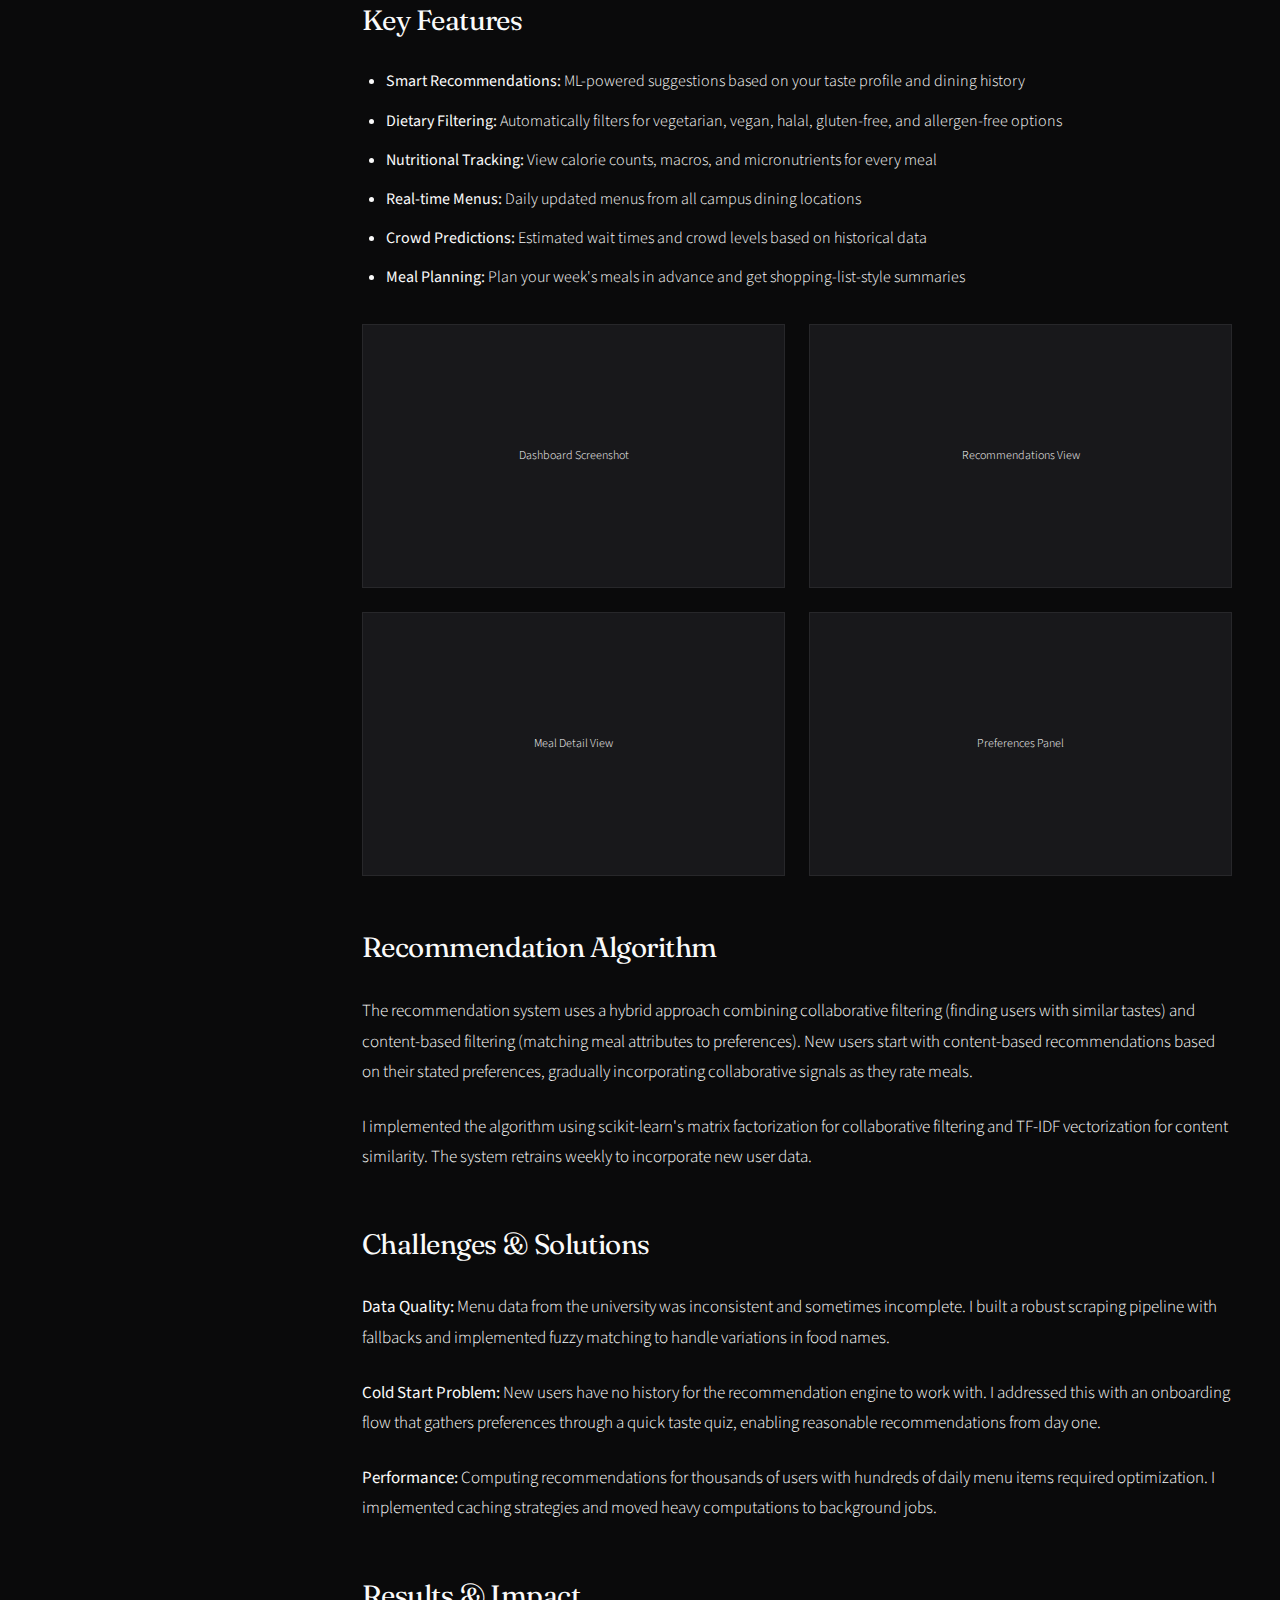
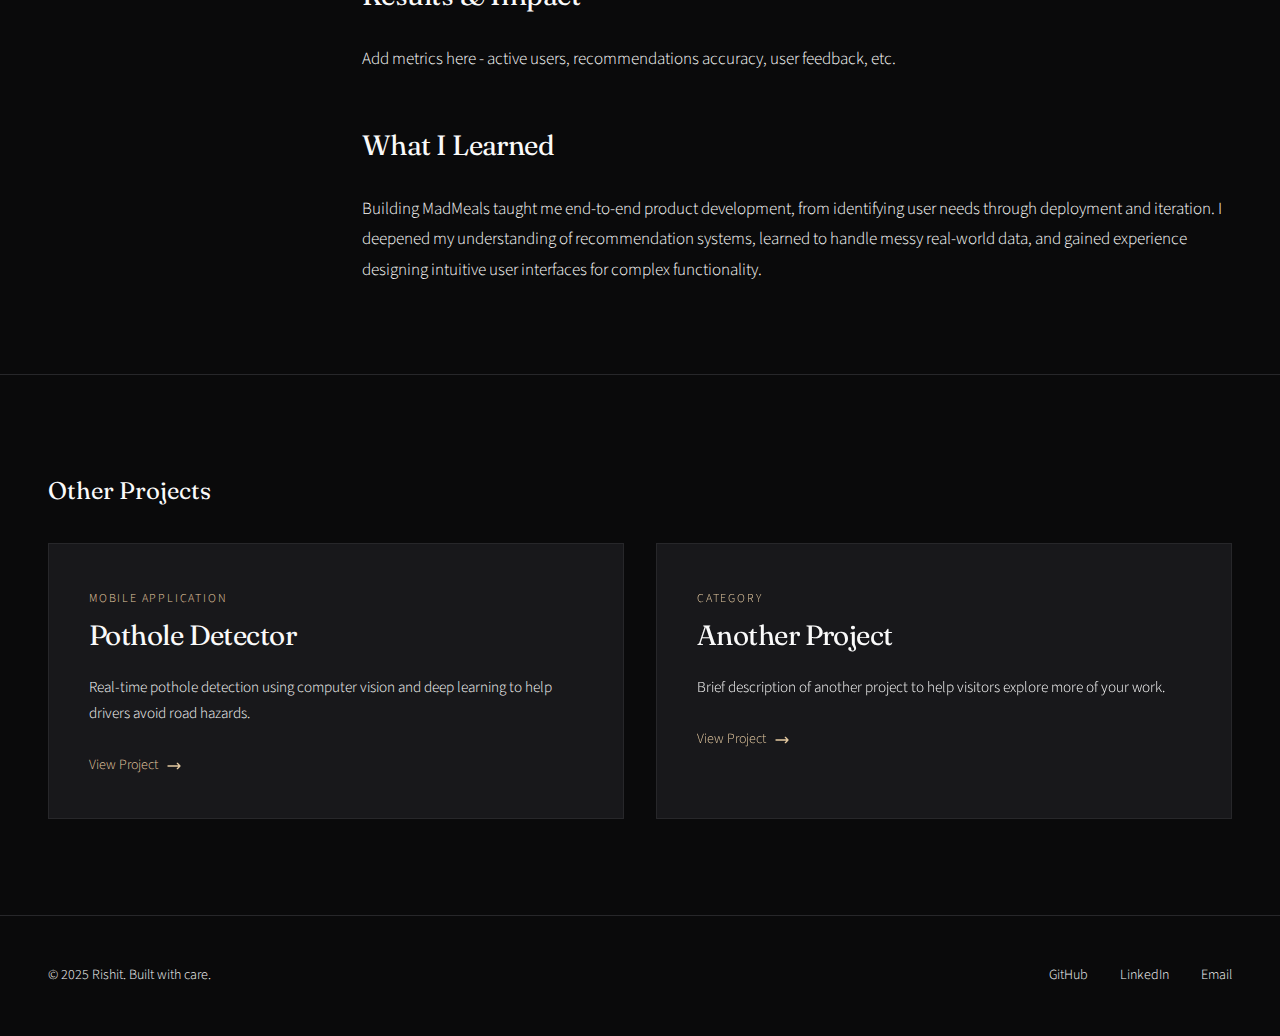
<file: projects/old_madmeals.html>
<!DOCTYPE html>
<html lang="en">
<head>
    <meta charset="UTF-8">
    <meta name="viewport" content="width=device-width, initial-scale=1.0">
    <title>MadMeals | Rishit</title>
    <link rel="preconnect" href="https://fonts.googleapis.com">
    <link rel="preconnect" href="https://fonts.gstatic.com" crossorigin>
    <link href="https://fonts.googleapis.com/css2?family=Fraunces:opsz,wght@9..144,300;9..144,400;9..144,500;9..144,600&family=Source+Sans+3:wght@300;400;500;600&display=swap" rel="stylesheet">
    <link rel="stylesheet" href="../css/styles.css">
</head>
<body>
    <nav>
        <a href="../index.html" class="logo">rishit<span>.</span></a>
        <ul class="nav-links">
            <li><a href="../index.html#about">About</a></li>
            <li><a href="../index.html#work" class="active">Work</a></li>
            <li><a href="../blog/index.html">Blog</a></li>
            <li><a href="../index.html#contact">Contact</a></li>
        </ul>
    </nav>

    <header class="project-hero">
        <div class="project-hero-content">
            <div class="project-hero-text">
                <div class="breadcrumb">
                    <a href="../index.html#work">Work</a>
                    <span>/</span>
                    <span>MadMeals</span>
                </div>
                <span class="project-label">Web Application</span>
                <h1 class="project-hero-title">MadMeals</h1>
                <p class="project-hero-description">
                    An intelligent dining hall recommendation system for UW-Madison students that analyzes daily menus and provides personalized meal suggestions based on dietary preferences, nutritional goals, and past dining history.
                </p>
                <div class="project-links">
                    <!-- Update these links -->
                    <a href="#" class="btn">Live Demo</a>
                    <a href="#" class="btn btn-ghost">View on GitHub →</a>
                </div>
            </div>
            <div class="project-hero-media">
                <div class="project-hero-image">
                    <!-- Replace with your screenshot -->
                    <!-- <img src="../images/madmeals-hero.png" alt="MadMeals Dashboard"> -->
                    Project screenshot here
                </div>
            </div>
        </div>
    </header>

    <section class="project-details">
        <aside class="project-sidebar">
            <div class="project-info-block">
                <span class="project-info-label">Role</span>
                <p class="project-info-value">Full Stack Developer</p>
            </div>
            <div class="project-info-block">
                <span class="project-info-label">Timeline</span>
                <p class="project-info-value">Month Year - Month Year</p>
            </div>
            <div class="project-info-block">
                <span class="project-info-label">Team</span>
                <p class="project-info-value">Solo / X members</p>
            </div>
            <div class="project-info-block">
                <span class="project-info-label">Tech Stack</span>
                <p class="project-info-value">React, Node.js, PostgreSQL, Python, scikit-learn, BeautifulSoup</p>
            </div>
            <div class="project-info-block">
                <span class="project-info-label">Links</span>
                <p class="project-info-value">
                    <a href="#">Live Demo</a> · <a href="#">GitHub</a>
                </p>
            </div>
        </aside>

        <div class="project-main-content">
            <h2>Overview</h2>
            <p>
                MadMeals was born from a common frustration among UW-Madison students: standing in front of a dining hall menu, overwhelmed by choices, and often ending up with the same meals day after day. The platform transforms the dining experience by providing intelligent, personalized recommendations that help students discover new foods they'll love while meeting their nutritional needs.
            </p>
            <p>
                The system scrapes menus daily from all campus dining locations, analyzes nutritional content, and uses machine learning to match students with meals tailored to their preferences and dietary restrictions.
            </p>

            <h2>The Problem</h2>
            <p>
                UW-Madison has multiple dining halls serving different menus each day. Students often struggle to find meals that match their dietary restrictions (vegetarian, vegan, halal, gluten-free), track their nutritional intake, or simply discover new options among the hundreds available daily.
            </p>
            <p>
                Existing solutions were limited to basic menu listings without personalization, nutritional analysis, or intelligent recommendations.
            </p>

            <h2>Technical Approach</h2>
            <p>
                The backend consists of a Node.js API server connected to a PostgreSQL database. A Python service handles daily menu scraping using BeautifulSoup and performs nutritional analysis using the USDA food database. The recommendation engine uses collaborative filtering combined with content-based filtering to suggest meals.
            </p>
            <p>
                The React frontend provides a responsive, intuitive interface where students can set preferences, browse recommendations, and track their dining history.
            </p>

            <h2>Key Features</h2>
            <ul>
                <li><strong>Smart Recommendations:</strong> ML-powered suggestions based on your taste profile and dining history</li>
                <li><strong>Dietary Filtering:</strong> Automatically filters for vegetarian, vegan, halal, gluten-free, and allergen-free options</li>
                <li><strong>Nutritional Tracking:</strong> View calorie counts, macros, and micronutrients for every meal</li>
                <li><strong>Real-time Menus:</strong> Daily updated menus from all campus dining locations</li>
                <li><strong>Crowd Predictions:</strong> Estimated wait times and crowd levels based on historical data</li>
                <li><strong>Meal Planning:</strong> Plan your week's meals in advance and get shopping-list-style summaries</li>
            </ul>

            <!-- Gallery Section -->
            <div class="project-gallery">
                <div class="project-gallery-item">
                    <!-- <img src="../images/madmeals-1.png" alt="Dashboard view"> -->
                    Dashboard Screenshot
                </div>
                <div class="project-gallery-item">
                    <!-- <img src="../images/madmeals-2.png" alt="Recommendations view"> -->
                    Recommendations View
                </div>
                <div class="project-gallery-item">
                    <!-- <img src="../images/madmeals-3.png" alt="Meal detail view"> -->
                    Meal Detail View
                </div>
                <div class="project-gallery-item">
                    <!-- <img src="../images/madmeals-4.png" alt="Preferences panel"> -->
                    Preferences Panel
                </div>
            </div>

            <h2>Recommendation Algorithm</h2>
            <p>
                The recommendation system uses a hybrid approach combining collaborative filtering (finding users with similar tastes) and content-based filtering (matching meal attributes to preferences). New users start with content-based recommendations based on their stated preferences, gradually incorporating collaborative signals as they rate meals.
            </p>
            <p>
                I implemented the algorithm using scikit-learn's matrix factorization for collaborative filtering and TF-IDF vectorization for content similarity. The system retrains weekly to incorporate new user data.
            </p>

            <h2>Challenges & Solutions</h2>
            <p>
                <strong>Data Quality:</strong> Menu data from the university was inconsistent and sometimes incomplete. I built a robust scraping pipeline with fallbacks and implemented fuzzy matching to handle variations in food names.
            </p>
            <p>
                <strong>Cold Start Problem:</strong> New users have no history for the recommendation engine to work with. I addressed this with an onboarding flow that gathers preferences through a quick taste quiz, enabling reasonable recommendations from day one.
            </p>
            <p>
                <strong>Performance:</strong> Computing recommendations for thousands of users with hundreds of daily menu items required optimization. I implemented caching strategies and moved heavy computations to background jobs.
            </p>

            <h2>Results & Impact</h2>
            <p>
                <!-- Add your actual metrics and impact -->
                Add metrics here - active users, recommendations accuracy, user feedback, etc.
            </p>

            <h2>What I Learned</h2>
            <p>
                Building MadMeals taught me end-to-end product development, from identifying user needs through deployment and iteration. I deepened my understanding of recommendation systems, learned to handle messy real-world data, and gained experience designing intuitive user interfaces for complex functionality.
            </p>
        </div>
    </section>

    <section class="related-projects">
        <h2>Other Projects</h2>
        <div class="related-projects-grid">
            <a href="pothole-detector.html" class="project-card">
                <span class="project-label">Mobile Application</span>
                <h3 class="project-title">Pothole Detector</h3>
                <p class="project-description">
                    Real-time pothole detection using computer vision and deep learning to help drivers avoid road hazards.
                </p>
                <span class="project-link">
                    View Project
                    <svg xmlns="http://www.w3.org/2000/svg" fill="none" viewBox="0 0 24 24" stroke="currentColor" width="16" height="16">
                        <path stroke-linecap="round" stroke-linejoin="round" stroke-width="2" d="M17 8l4 4m0 0l-4 4m4-4H3" />
                    </svg>
                </span>
            </a>
            <a href="#" class="project-card">
                <span class="project-label">Category</span>
                <h3 class="project-title">Another Project</h3>
                <p class="project-description">
                    Brief description of another project to help visitors explore more of your work.
                </p>
                <span class="project-link">
                    View Project
                    <svg xmlns="http://www.w3.org/2000/svg" fill="none" viewBox="0 0 24 24" stroke="currentColor" width="16" height="16">
                        <path stroke-linecap="round" stroke-linejoin="round" stroke-width="2" d="M17 8l4 4m0 0l-4 4m4-4H3" />
                    </svg>
                </span>
            </a>
        </div>
    </section>

    <footer>
        <p class="footer-text">© 2025 Rishit. Built with care.</p>
        <div class="footer-links">
            <a href="https://github.com/yourusername" target="_blank">GitHub</a>
            <a href="https://linkedin.com/in/yourusername" target="_blank">LinkedIn</a>
            <a href="mailto:your.email@wisc.edu">Email</a>
        </div>
    </footer>
</body>
</html>
</file>
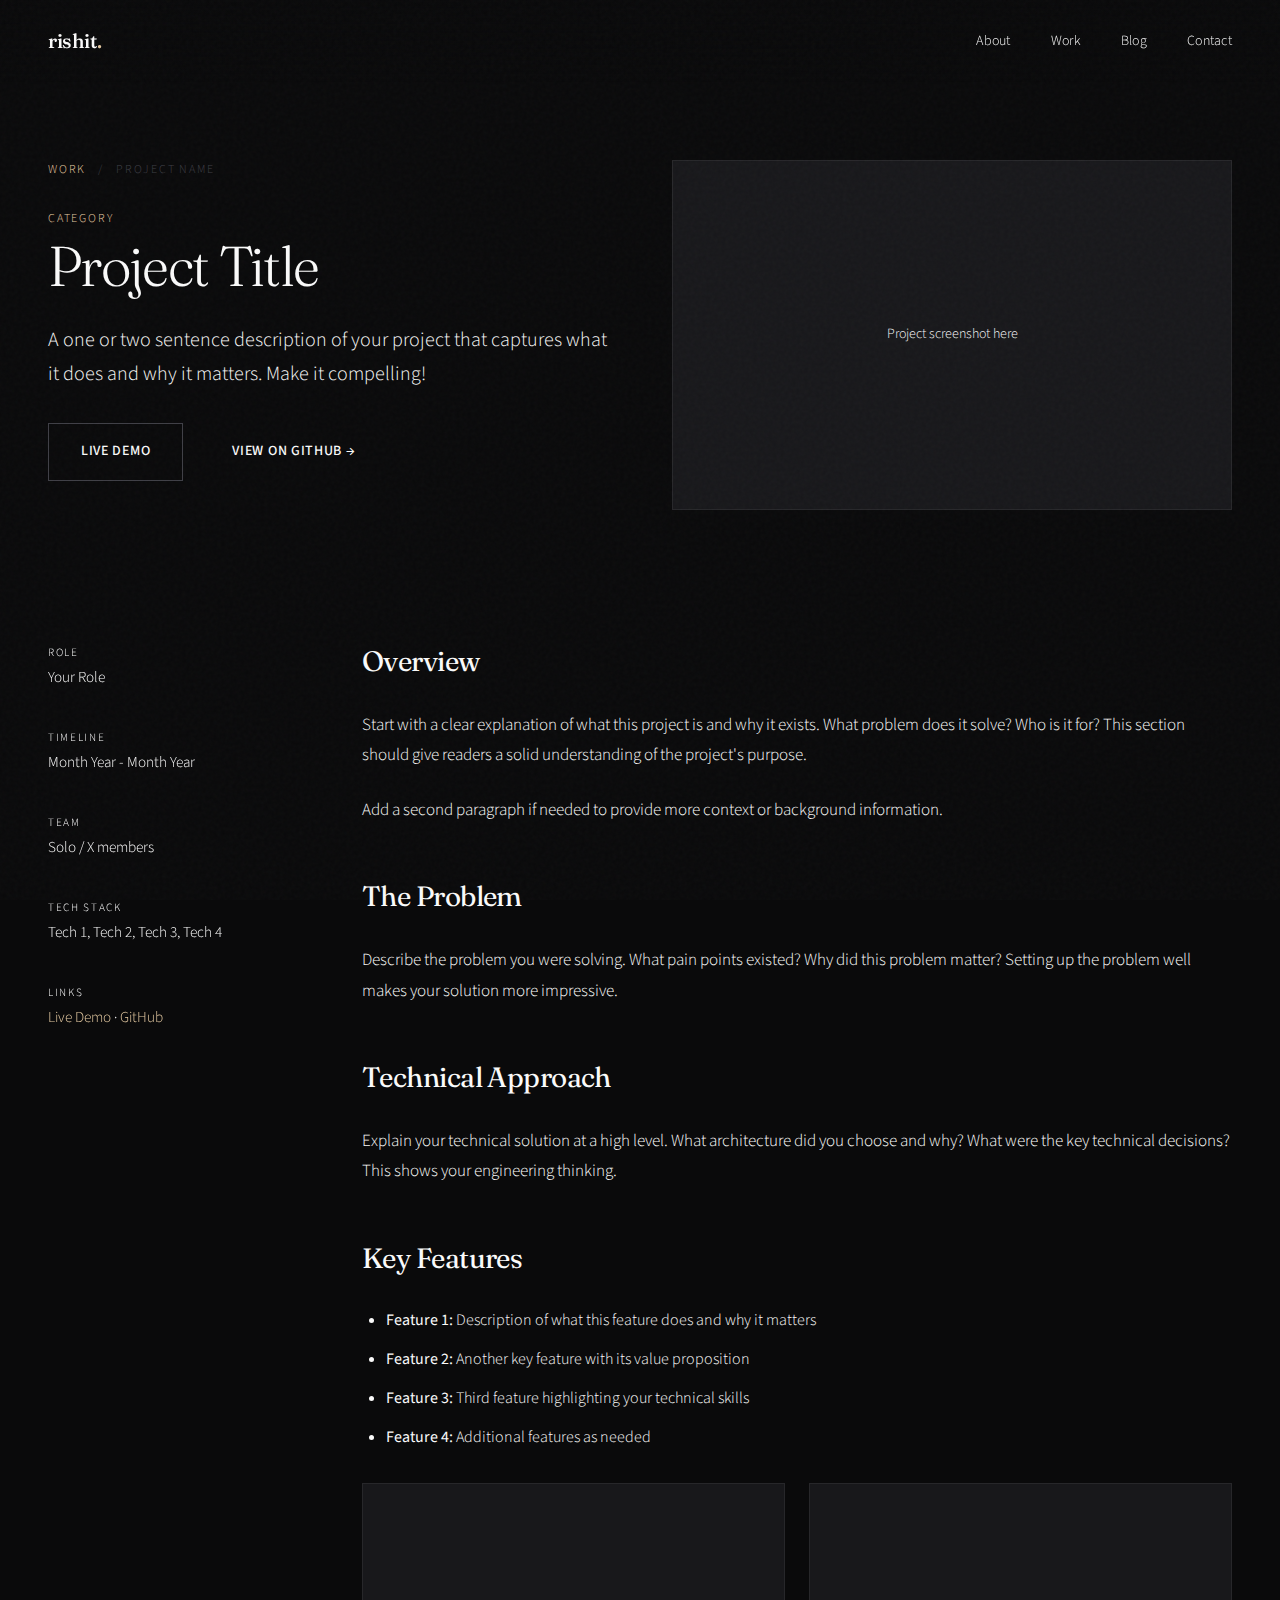
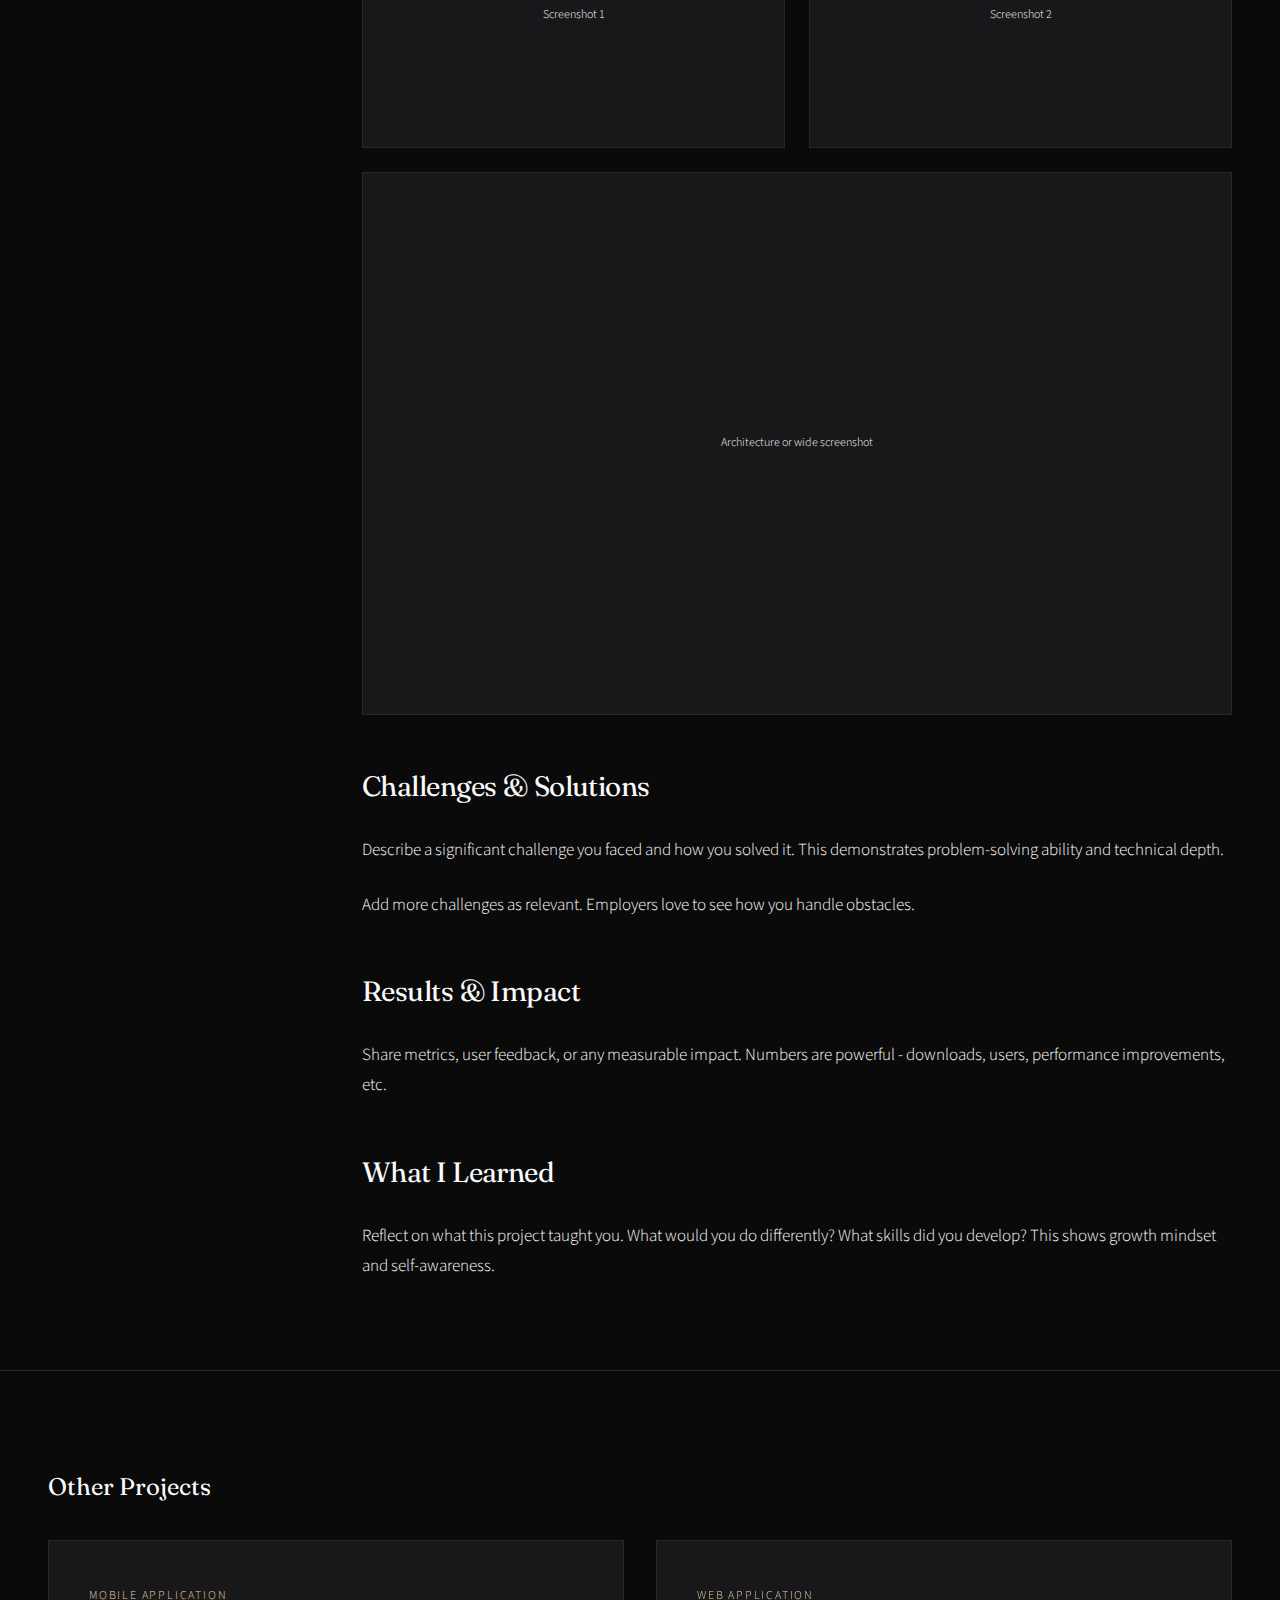
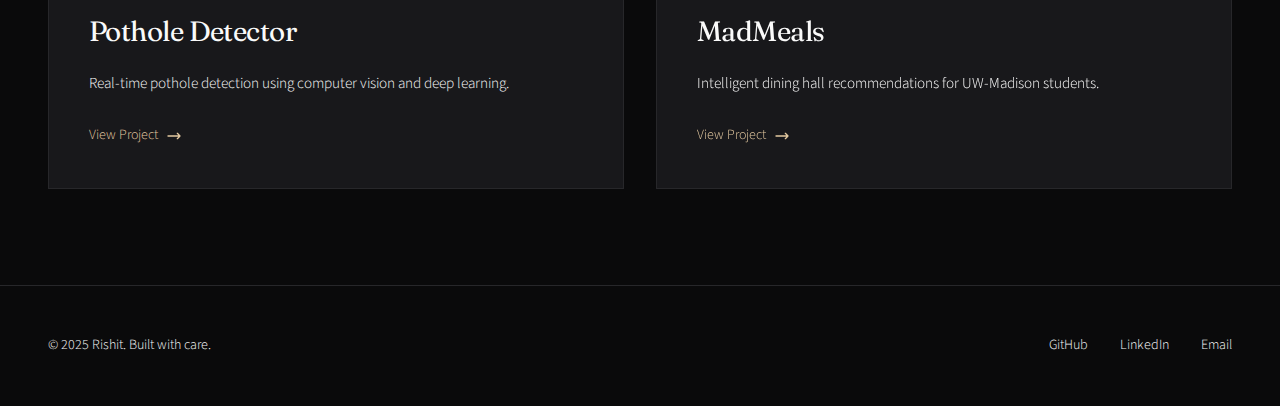
<file: projects/project-template.html>
<!DOCTYPE html>
<html lang="en">
<head>
    <meta charset="UTF-8">
    <meta name="viewport" content="width=device-width, initial-scale=1.0">
    <title>Project Title | Rishit</title>
    <link rel="preconnect" href="https://fonts.googleapis.com">
    <link rel="preconnect" href="https://fonts.gstatic.com" crossorigin>
    <link href="https://fonts.googleapis.com/css2?family=Fraunces:opsz,wght@9..144,300;9..144,400;9..144,500;9..144,600&family=Source+Sans+3:wght@300;400;500;600&display=swap" rel="stylesheet">
    <link rel="stylesheet" href="../css/styles.css">
</head>
<body>
    <nav>
        <a href="../index.html" class="logo">rishit<span>.</span></a>
        <ul class="nav-links">
            <li><a href="../index.html#about">About</a></li>
            <li><a href="../index.html#work" class="active">Work</a></li>
            <li><a href="../blog/index.html">Blog</a></li>
            <li><a href="../index.html#contact">Contact</a></li>
        </ul>
    </nav>

    <header class="project-hero">
        <div class="project-hero-content">
            <div class="project-hero-text">
                <div class="breadcrumb">
                    <a href="../index.html#work">Work</a>
                    <span>/</span>
                    <span>Project Name</span>
                </div>
                <span class="project-label">Category</span>
                <h1 class="project-hero-title">Project Title</h1>
                <p class="project-hero-description">
                    A one or two sentence description of your project that captures what it does and why it matters. Make it compelling!
                </p>
                <div class="project-links">
                    <a href="#" class="btn">Live Demo</a>
                    <a href="#" class="btn btn-ghost">View on GitHub →</a>
                </div>
            </div>
            <div class="project-hero-media">
                <div class="project-hero-image">
                    <!-- Replace with your screenshot -->
                    <!-- <img src="../images/project-hero.png" alt="Project screenshot"> -->
                    Project screenshot here
                </div>
            </div>
        </div>
    </header>

    <section class="project-details">
        <aside class="project-sidebar">
            <div class="project-info-block">
                <span class="project-info-label">Role</span>
                <p class="project-info-value">Your Role</p>
            </div>
            <div class="project-info-block">
                <span class="project-info-label">Timeline</span>
                <p class="project-info-value">Month Year - Month Year</p>
            </div>
            <div class="project-info-block">
                <span class="project-info-label">Team</span>
                <p class="project-info-value">Solo / X members</p>
            </div>
            <div class="project-info-block">
                <span class="project-info-label">Tech Stack</span>
                <p class="project-info-value">Tech 1, Tech 2, Tech 3, Tech 4</p>
            </div>
            <div class="project-info-block">
                <span class="project-info-label">Links</span>
                <p class="project-info-value">
                    <a href="#">Live Demo</a> · <a href="#">GitHub</a>
                </p>
            </div>
        </aside>

        <div class="project-main-content">
            <h2>Overview</h2>
            <p>
                Start with a clear explanation of what this project is and why it exists. What problem does it solve? Who is it for? This section should give readers a solid understanding of the project's purpose.
            </p>
            <p>
                Add a second paragraph if needed to provide more context or background information.
            </p>

            <h2>The Problem</h2>
            <p>
                Describe the problem you were solving. What pain points existed? Why did this problem matter? Setting up the problem well makes your solution more impressive.
            </p>

            <h2>Technical Approach</h2>
            <p>
                Explain your technical solution at a high level. What architecture did you choose and why? What were the key technical decisions? This shows your engineering thinking.
            </p>

            <h2>Key Features</h2>
            <ul>
                <li><strong>Feature 1:</strong> Description of what this feature does and why it matters</li>
                <li><strong>Feature 2:</strong> Another key feature with its value proposition</li>
                <li><strong>Feature 3:</strong> Third feature highlighting your technical skills</li>
                <li><strong>Feature 4:</strong> Additional features as needed</li>
            </ul>

            <!-- Gallery Section - add your screenshots -->
            <div class="project-gallery">
                <div class="project-gallery-item">
                    <!-- <img src="../images/screenshot-1.png" alt="Description"> -->
                    Screenshot 1
                </div>
                <div class="project-gallery-item">
                    <!-- <img src="../images/screenshot-2.png" alt="Description"> -->
                    Screenshot 2
                </div>
                <div class="project-gallery-item full-width">
                    <!-- <img src="../images/architecture.png" alt="System architecture"> -->
                    Architecture or wide screenshot
                </div>
            </div>

            <h2>Challenges & Solutions</h2>
            <p>
                Describe a significant challenge you faced and how you solved it. This demonstrates problem-solving ability and technical depth.
            </p>
            <p>
                Add more challenges as relevant. Employers love to see how you handle obstacles.
            </p>

            <h2>Results & Impact</h2>
            <p>
                Share metrics, user feedback, or any measurable impact. Numbers are powerful - downloads, users, performance improvements, etc.
            </p>

            <h2>What I Learned</h2>
            <p>
                Reflect on what this project taught you. What would you do differently? What skills did you develop? This shows growth mindset and self-awareness.
            </p>
        </div>
    </section>

    <section class="related-projects">
        <h2>Other Projects</h2>
        <div class="related-projects-grid">
            <a href="pothole-detector.html" class="project-card">
                <span class="project-label">Mobile Application</span>
                <h3 class="project-title">Pothole Detector</h3>
                <p class="project-description">
                    Real-time pothole detection using computer vision and deep learning.
                </p>
                <span class="project-link">
                    View Project
                    <svg xmlns="http://www.w3.org/2000/svg" fill="none" viewBox="0 0 24 24" stroke="currentColor" width="16" height="16">
                        <path stroke-linecap="round" stroke-linejoin="round" stroke-width="2" d="M17 8l4 4m0 0l-4 4m4-4H3" />
                    </svg>
                </span>
            </a>
            <a href="madmeals.html" class="project-card">
                <span class="project-label">Web Application</span>
                <h3 class="project-title">MadMeals</h3>
                <p class="project-description">
                    Intelligent dining hall recommendations for UW-Madison students.
                </p>
                <span class="project-link">
                    View Project
                    <svg xmlns="http://www.w3.org/2000/svg" fill="none" viewBox="0 0 24 24" stroke="currentColor" width="16" height="16">
                        <path stroke-linecap="round" stroke-linejoin="round" stroke-width="2" d="M17 8l4 4m0 0l-4 4m4-4H3" />
                    </svg>
                </span>
            </a>
        </div>
    </section>

    <footer>
        <p class="footer-text">© 2025 Rishit. Built with care.</p>
        <div class="footer-links">
            <a href="https://github.com/yourusername" target="_blank">GitHub</a>
            <a href="https://linkedin.com/in/yourusername" target="_blank">LinkedIn</a>
            <a href="mailto:your.email@wisc.edu">Email</a>
        </div>
    </footer>
</body>
</html>
</file>
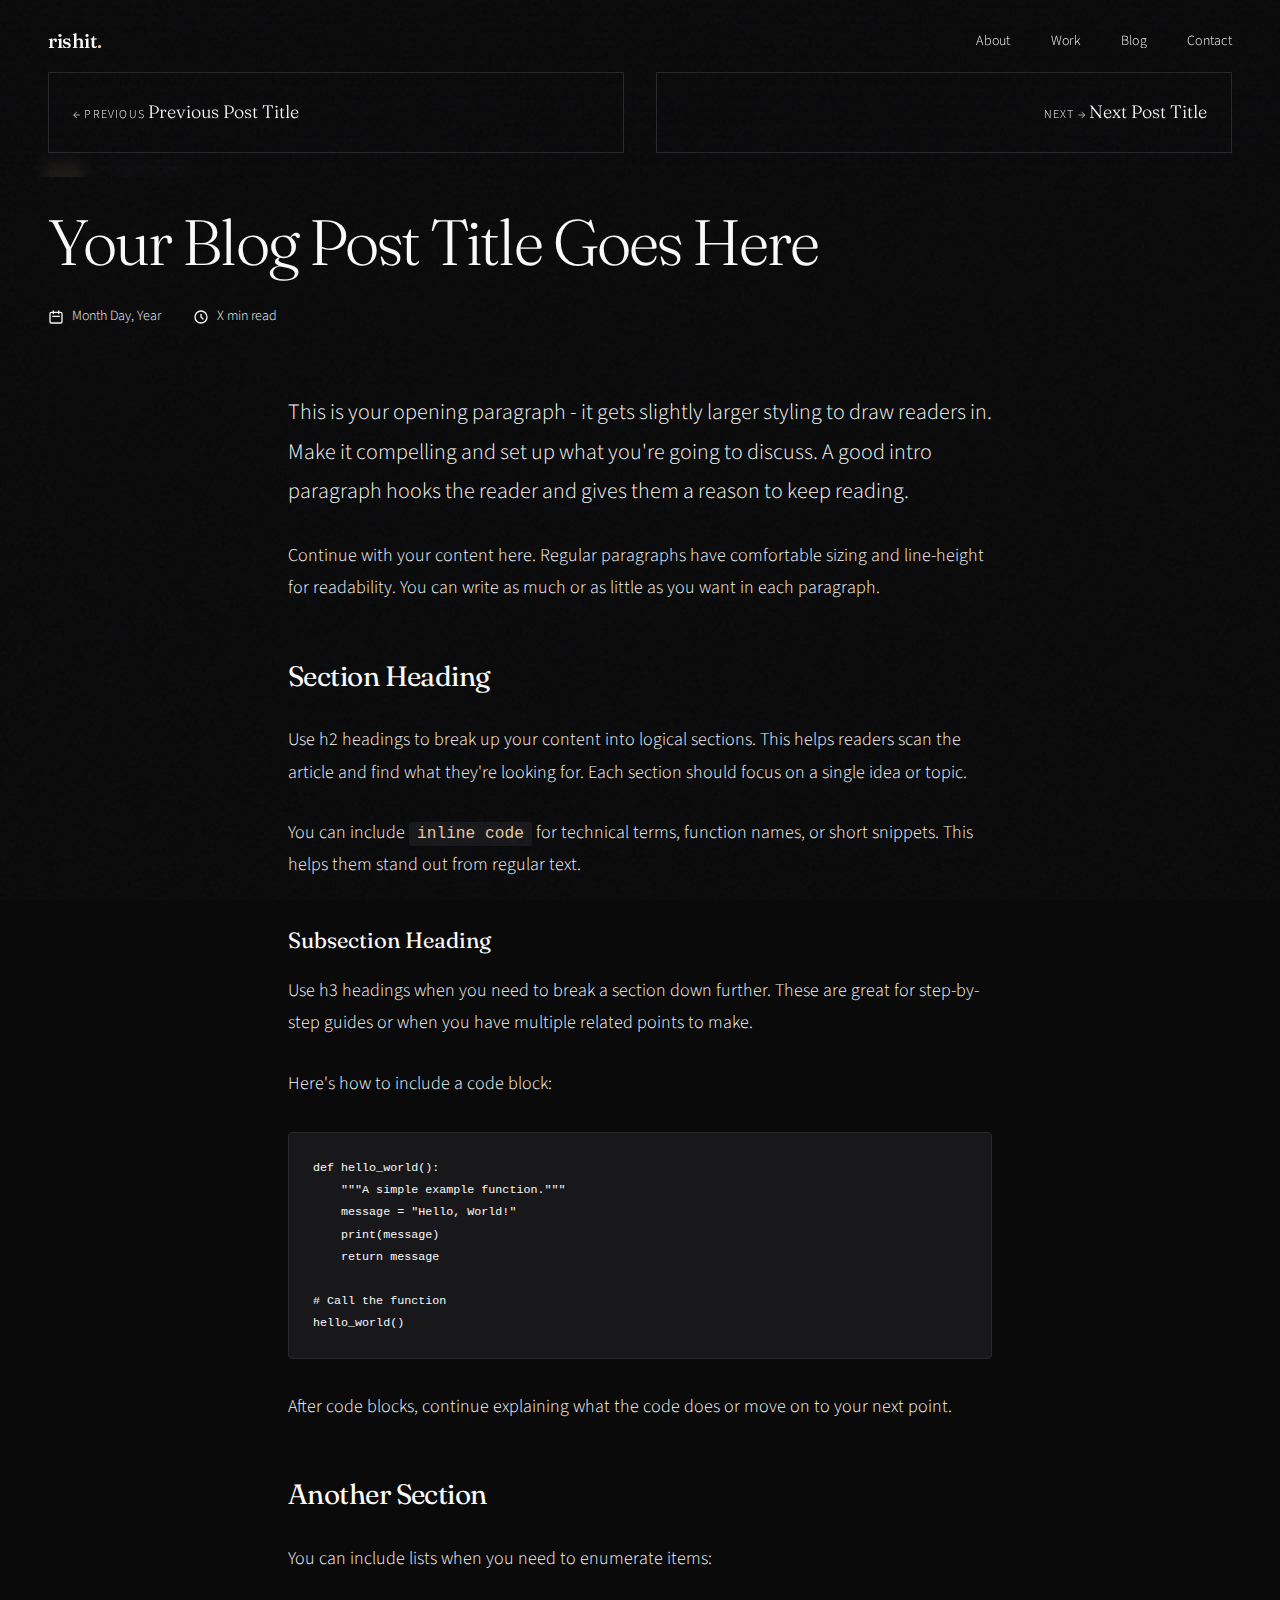
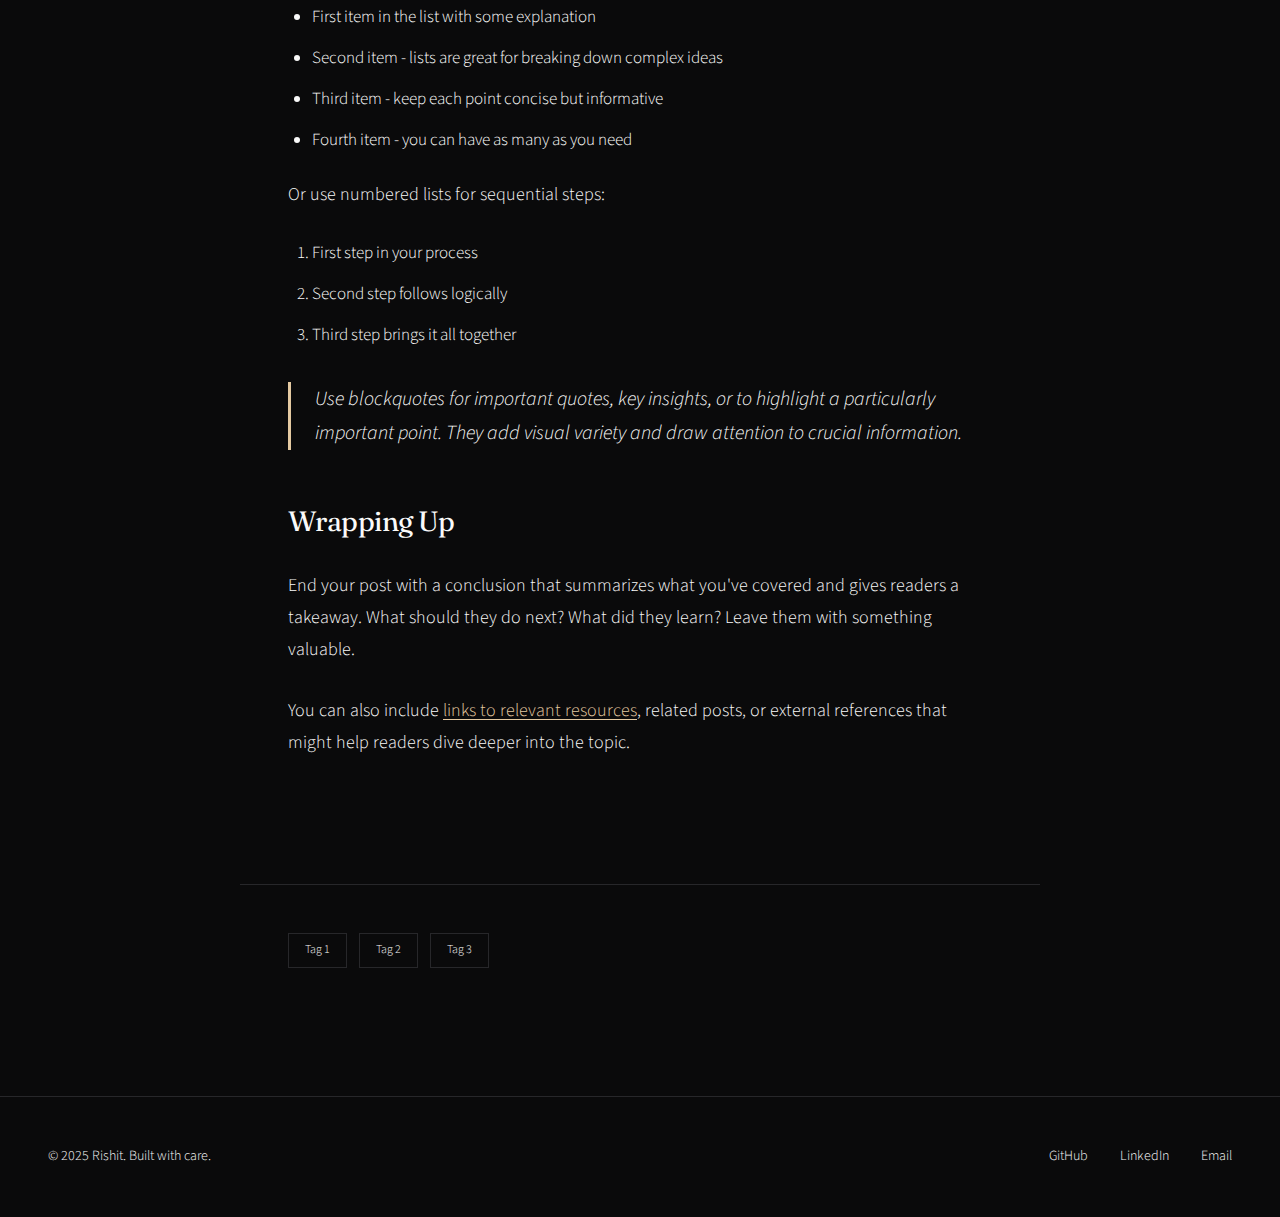
<file: portfolio-3/blog/post-template.html>
<!DOCTYPE html>
<html lang="en">
<head>
    <meta charset="UTF-8">
    <meta name="viewport" content="width=device-width, initial-scale=1.0">
    <title>Post Title | Rishit's Blog</title>
    <link rel="preconnect" href="https://fonts.googleapis.com">
    <link rel="preconnect" href="https://fonts.gstatic.com" crossorigin>
    <link href="https://fonts.googleapis.com/css2?family=Fraunces:opsz,wght@9..144,300;9..144,400;9..144,500;9..144,600&family=Source+Sans+3:wght@300;400;500;600&display=swap" rel="stylesheet">
    <link rel="stylesheet" href="../css/styles.css">
</head>
<body>
    <nav>
        <a href="../index.html" class="logo">rishit<span>.</span></a>
        <ul class="nav-links">
            <li><a href="../index.html#about">About</a></li>
            <li><a href="../index.html#work">Work</a></li>
            <li><a href="index.html" class="active">Blog</a></li>
            <li><a href="../index.html#contact">Contact</a></li>
        </ul>
    </nav>

    <header class="page-header">
        <div class="breadcrumb">
            <a href="index.html">Blog</a>
            <span>/</span>
            <span>Post Title</span>
        </div>
        <h1 class="page-title">Your Blog Post Title Goes Here</h1>
        <div class="page-meta">
            <span class="page-meta-item">
                <svg xmlns="http://www.w3.org/2000/svg" width="16" height="16" fill="none" viewBox="0 0 24 24" stroke="currentColor">
                    <path stroke-linecap="round" stroke-linejoin="round" stroke-width="2" d="M8 7V3m8 4V3m-9 8h10M5 21h14a2 2 0 002-2V7a2 2 0 00-2-2H5a2 2 0 00-2 2v12a2 2 0 002 2z" />
                </svg>
                Month Day, Year
            </span>
            <span class="page-meta-item">
                <svg xmlns="http://www.w3.org/2000/svg" width="16" height="16" fill="none" viewBox="0 0 24 24" stroke="currentColor">
                    <path stroke-linecap="round" stroke-linejoin="round" stroke-width="2" d="M12 8v4l3 3m6-3a9 9 0 11-18 0 9 9 0 0118 0z" />
                </svg>
                X min read
            </span>
        </div>
    </header>

    <article class="blog-post-content">
        <p>
            This is your opening paragraph - it gets slightly larger styling to draw readers in. Make it compelling and set up what you're going to discuss. A good intro paragraph hooks the reader and gives them a reason to keep reading.
        </p>

        <p>
            Continue with your content here. Regular paragraphs have comfortable sizing and line-height for readability. You can write as much or as little as you want in each paragraph.
        </p>

        <h2>Section Heading</h2>

        <p>
            Use h2 headings to break up your content into logical sections. This helps readers scan the article and find what they're looking for. Each section should focus on a single idea or topic.
        </p>

        <p>
            You can include <code>inline code</code> for technical terms, function names, or short snippets. This helps them stand out from regular text.
        </p>

        <h3>Subsection Heading</h3>

        <p>
            Use h3 headings when you need to break a section down further. These are great for step-by-step guides or when you have multiple related points to make.
        </p>

        <p>
            Here's how to include a code block:
        </p>

        <pre><code>def hello_world():
    """A simple example function."""
    message = "Hello, World!"
    print(message)
    return message

# Call the function
hello_world()</code></pre>

        <p>
            After code blocks, continue explaining what the code does or move on to your next point.
        </p>

        <h2>Another Section</h2>

        <p>
            You can include lists when you need to enumerate items:
        </p>

        <ul>
            <li>First item in the list with some explanation</li>
            <li>Second item - lists are great for breaking down complex ideas</li>
            <li>Third item - keep each point concise but informative</li>
            <li>Fourth item - you can have as many as you need</li>
        </ul>

        <p>
            Or use numbered lists for sequential steps:
        </p>

        <ol>
            <li>First step in your process</li>
            <li>Second step follows logically</li>
            <li>Third step brings it all together</li>
        </ol>

        <blockquote>
            Use blockquotes for important quotes, key insights, or to highlight a particularly important point. They add visual variety and draw attention to crucial information.
        </blockquote>

        <h2>Wrapping Up</h2>

        <p>
            End your post with a conclusion that summarizes what you've covered and gives readers a takeaway. What should they do next? What did they learn? Leave them with something valuable.
        </p>

        <p>
            You can also include <a href="#">links to relevant resources</a>, related posts, or external references that might help readers dive deeper into the topic.
        </p>
    </article>

    <div class="blog-post-footer">
        <div class="post-tags">
            <a href="#" class="post-tag">Tag 1</a>
            <a href="#" class="post-tag">Tag 2</a>
            <a href="#" class="post-tag">Tag 3</a>
        </div>

        <nav class="post-navigation">
            <a href="#" class="post-nav-item prev">
                <span class="post-nav-label">← Previous</span>
                <span class="post-nav-title">Previous Post Title</span>
            </a>
            <a href="#" class="post-nav-item next">
                <span class="post-nav-label">Next →</span>
                <span class="post-nav-title">Next Post Title</span>
            </a>
        </nav>
    </div>

    <footer>
        <p class="footer-text">© 2025 Rishit. Built with care.</p>
        <div class="footer-links">
            <a href="https://github.com/yourusername" target="_blank">GitHub</a>
            <a href="https://linkedin.com/in/yourusername" target="_blank">LinkedIn</a>
            <a href="mailto:your.email@wisc.edu">Email</a>
        </div>
    </footer>
</body>
</html>
</file>
<file: css/styles.css>
:root {
    --bg-primary: #0a0a0b;
    --bg-secondary: #111113;
    --bg-card: #18181b;
    --text-primary: #fafafa;
    --text-secondary: #fafafa;
    --text-muted: #fafafa;
    --accent: #e4c9a1;
    --accent-dim: #c4a87d;
    --border: #27272a;
    --border-light: #3f3f46;
    --font-display: 'Fraunces', Georgia, serif;
    --font-body: 'Source Sans 3', -apple-system, sans-serif;
}

* {
    margin: 0;
    padding: 0;
    box-sizing: border-box;
}

html {
    scroll-behavior: smooth;
}

body {
    font-family: var(--font-body);
    background: var(--bg-primary);
    color: var(--text-primary);
    line-height: 1.7;
    font-weight: 300;
    overflow-x: hidden;
}

/* Grain overlay */
body::before {
    content: '';
    position: fixed;
    top: 0;
    left: 0;
    width: 100%;
    height: 100%;
    background-image: url("data:image/svg+xml,%3Csvg viewBox='0 0 256 256' xmlns='http://www.w3.org/2000/svg'%3E%3Cfilter id='noise'%3E%3CfeTurbulence type='fractalNoise' baseFrequency='0.9' numOctaves='4' stitchTiles='stitch'/%3E%3C/filter%3E%3Crect width='100%25' height='100%25' filter='url(%23noise)'/%3E%3C/svg%3E");
    opacity: 0.03;
    pointer-events: none;
    z-index: 1000;
}

::selection {
    background: var(--accent);
    color: var(--bg-primary);
}

a {
    color: inherit;
    text-decoration: none;
}

/* Navigation */
nav {
    position: fixed;
    top: 0;
    left: 0;
    right: 0;
    z-index: 100;
    padding: 1.5rem 3rem;
    display: flex;
    justify-content: space-between;
    align-items: center;
    background: linear-gradient(to bottom, var(--bg-primary), transparent);
    backdrop-filter: blur(8px);
    -webkit-backdrop-filter: blur(8px);
}

.logo {
    font-family: var(--font-display);
    font-size: 1.25rem;
    font-weight: 500;
    letter-spacing: -0.02em;
}

.logo span {
    color: var(--accent);
}

.nav-links {
    display: flex;
    gap: 2.5rem;
    list-style: none;
}

.nav-links a {
    font-size: 0.875rem;
    color: var(--text-secondary);
    transition: color 0.3s ease;
    letter-spacing: 0.02em;
}

.nav-links a:hover,
.nav-links a.active {
    color: var(--text-primary);
}

/* Hero Section */
.hero {
    min-height: 100vh;
    display: flex;
    flex-direction: column;
    justify-content: center;
    padding: 8rem 3rem 4rem;
    max-width: 1400px;
    margin: 0 auto;
    position: relative;
}

.hero-content {
    max-width: 900px;
}

.hero-label {
    font-size: 0.75rem;
    text-transform: uppercase;
    letter-spacing: 0.2em;
    color: var(--accent);
    margin-bottom: 1.5rem;
    opacity: 0;
    animation: fadeSlideUp 0.8s ease forwards;
    animation-delay: 0.2s;
}

.hero h1 {
    font-family: var(--font-display);
    font-size: clamp(3rem, 8vw, 6rem);
    font-weight: 300;
    line-height: 1.1;
    letter-spacing: -0.03em;
    margin-bottom: 2rem;
    opacity: 0;
    animation: fadeSlideUp 0.8s ease forwards;
    animation-delay: 0.4s;
}

.hero h1 em {
    font-style: italic;
    color: var(--accent);
}

.hero-description {
    font-size: 1.25rem;
    color: var(--text-secondary);
    max-width: 600px;
    margin-bottom: 3rem;
    opacity: 0;
    animation: fadeSlideUp 0.8s ease forwards;
    animation-delay: 0.6s;
}

.hero-cta {
    display: flex;
    gap: 1.5rem;
    opacity: 0;
    animation: fadeSlideUp 0.8s ease forwards;
    animation-delay: 0.8s;
}

.btn {
    padding: 1rem 2rem;
    font-family: var(--font-body);
    font-size: 0.875rem;
    font-weight: 500;
    letter-spacing: 0.05em;
    text-transform: uppercase;
    border: 1px solid var(--border-light);
    background: transparent;
    color: var(--text-primary);
    cursor: pointer;
    transition: all 0.3s ease;
    position: relative;
    overflow: hidden;
}

.btn::before {
    content: '';
    position: absolute;
    top: 0;
    left: -100%;
    width: 100%;
    height: 100%;
    background: var(--accent);
    transition: left 0.3s ease;
    z-index: -1;
}

.btn:hover {
    color: var(--bg-primary);
    border-color: var(--accent);
}

.btn:hover::before {
    left: 0;
}

.btn-ghost {
    border-color: transparent;
}

.btn-ghost:hover {
    border-color: transparent;
    color: var(--accent);
}

.btn-ghost::before {
    display: none;
}

.hero-decoration {
    position: absolute;
    right: 8%;
    top: 50%;
    transform: translateY(-50%);
    width: 350px;
    height: 350px;
    opacity: 0.8;
}

.hero-decoration svg {
    width: 100%;
    height: 100%;
}

/* Rotating Circle */
.rotating-circle circle {
    stroke: var(--accent);
    transform-origin: 150px 150px;
    animation: rotate-clockwise 20s linear infinite;
}

/* Rotating Triangle */
.rotating-triangle polygon {
    stroke: var(--accent-dim);
    transform-origin: 150px 150px;
    animation: rotate-counter 15s linear infinite;
}

/* Pulsing Balls */
.pulse-ball {
    fill: var(--accent);
    animation: pulse-up-down 2s ease-in-out infinite;
}

.ball-1 { animation-delay: 0s; }
.ball-2 { animation-delay: 0.5s; }
.ball-3 { animation-delay: 1s; }
.ball-4 { animation-delay: 1.5s; }

/* Animations */
@keyframes rotate-clockwise {
    from {
        transform: rotate(0deg);
    }
    to {
        transform: rotate(360deg);
    }
}

@keyframes rotate-counter {
    from {
        transform: rotate(0deg);
    }
    to {
        transform: rotate(-360deg);
    }
}

@keyframes pulse-up-down {
    0%, 100% {
        transform: translateY(0);
        opacity: 0.6;
    }
    50% {
        transform: translateY(-15px);
        opacity: 1;
    }
}

@keyframes rotate {
    from { transform: translateY(-50%) rotate(0deg); }
    to { transform: translateY(-50%) rotate(360deg); }
}

@keyframes fadeSlideUp {
    from {
        opacity: 0;
        transform: translateY(30px);
    }
    to {
        opacity: 1;
        transform: translateY(0);
    }
}

/* Section Styles */
section {
    padding: 8rem 3rem;
    max-width: 1400px;
    margin: 0 auto;
}

.section-header {
    display: flex;
    align-items: baseline;
    gap: 2rem;
    margin-bottom: 4rem;
    padding-bottom: 1rem;
    border-bottom: 1px solid var(--border);
}

.section-number {
    font-family: var(--font-display);
    font-size: 0.875rem;
    color: var(--accent);
}

.section-title {
    font-family: var(--font-display);
    font-size: clamp(2rem, 4vw, 3rem);
    font-weight: 400;
    letter-spacing: -0.02em;
}

/* About Section */
.section-alt {
    background: var(--bg-secondary);
    max-width: 100%;
    padding-left: calc((100vw - 1400px) / 2 + 3rem);
    padding-right: calc((100vw - 1400px) / 2 + 3rem);
}

.about-content {
    display: grid;
    grid-template-columns: 1fr 1fr;
    gap: 6rem;
    align-items: start;
}

.about-text p {
    font-size: 1.125rem;
    color: var(--text-secondary);
    margin-bottom: 1.5rem;
}

.about-text p:first-of-type {
    font-size: 1.375rem;
    color: var(--text-primary);
}

.about-image {
    position: relative;
    aspect-ratio: 4/5;
    background: var(--bg-card);
    border: 1px solid var(--border);
    display: flex;
    align-items: center;
    justify-content: center;
    color: var(--text-muted);
    font-size: 0.875rem;
    overflow: hidden;
}

.about-image::before {
    content: '';
    position: absolute;
    top: -20px;
    right: -20px;
    width: 100px;
    height: 100px;
    border: 1px solid var(--accent);
    opacity: 0.5;
}

.about-image img {
    width: 100%;
    height: 100%;
    object-fit: cover;
}

.skills-list {
    display: flex;
    flex-wrap: wrap;
    gap: 0.75rem;
    margin-top: 2rem;
}

.skill-tag {
    padding: 0.5rem 1rem;
    font-size: 0.8rem;
    border: 1px solid var(--border);
    color: var(--text-secondary);
    transition: all 0.3s ease;
}

.skill-tag:hover {
    border-color: var(--accent);
    color: var(--accent);
}

/* Work Section */
.work-nav {
    display: flex;
    gap: 2rem;
    margin-bottom: 4rem;
}

.work-nav-item {
    font-size: 0.875rem;
    color: var(--text-muted);
    cursor: pointer;
    padding: 0.5rem 0;
    border-bottom: 2px solid transparent;
    transition: all 0.3s ease;
    background: none;
    border-top: none;
    border-left: none;
    border-right: none;
    font-family: var(--font-body);
    letter-spacing: 0.05em;
    text-transform: uppercase;
}

.work-nav-item:hover,
.work-nav-item.active {
    color: var(--text-primary);
    border-bottom-color: var(--accent);
}

.work-content {
    display: none;
}

.work-content.active {
    display: block;
    animation: fadeIn 0.5s ease;
}

@keyframes fadeIn {
    from { opacity: 0; transform: translateY(10px); }
    to { opacity: 1; transform: translateY(0); }
}

/* Projects Grid */
.projects-grid {
    display: grid;
    grid-template-columns: repeat(2, 1fr);
    gap: 3rem;
}

.project-card {
    background: var(--bg-card);
    border: 1px solid var(--border);
    padding: 2.5rem;
    transition: all 0.4s ease;
    position: relative;
    overflow: hidden;
}

.project-card::before {
    content: '';
    position: absolute;
    top: 0;
    left: 0;
    width: 100%;
    height: 2px;
    background: linear-gradient(90deg, var(--accent), transparent);
    transform: scaleX(0);
    transform-origin: left;
    transition: transform 0.4s ease;
}

.project-card:hover {
    transform: translateY(-5px);
    border-color: var(--border-light);
}

.project-card:hover::before {
    transform: scaleX(1);
}

.project-label {
    font-size: 0.75rem;
    text-transform: uppercase;
    letter-spacing: 0.15em;
    color: var(--accent);
    margin-bottom: 1rem;
}

.project-title {
    font-family: var(--font-display);
    font-size: 1.75rem;
    font-weight: 400;
    margin-bottom: 1rem;
    letter-spacing: -0.02em;
}

.project-description {
    color: var(--text-secondary);
    margin-bottom: 1.5rem;
    font-size: 0.95rem;
}

.project-tech {
    display: flex;
    flex-wrap: wrap;
    gap: 0.5rem;
    margin-bottom: 1.5rem;
}

.project-tech span {
    font-size: 0.7rem;
    padding: 0.25rem 0.75rem;
    background: var(--bg-secondary);
    color: var(--text-muted);
    border-radius: 2px;
}

.project-link {
    display: inline-flex;
    align-items: center;
    gap: 0.5rem;
    font-size: 0.875rem;
    color: var(--accent);
    transition: gap 0.3s ease;
}

.project-link:hover {
    gap: 0.75rem;
}

.project-link svg {
    width: 16px;
    height: 16px;
}

.project-image-container {
    display: flex;
    align-items: center;
    justify-content: center;
}

.project-image-container img {
    max-width: 600px;
    width: 100%;
    height: auto;
    border: 1px solid var(--border);
    border-radius: 4px;
}

/* iPhone Mockup */
.project-card.featured {
    grid-column: span 2;
    display: grid;
    grid-template-columns: 1fr 1fr;
    gap: 4rem;
    align-items: center;
}

/* iPhone Mockup - Landscape */
.iphone-mockup {
    position: relative;
    width: 570px;      /* was 280px */
    height: 280px;     /* was 570px */
    background: #1c1c1e;
    border-radius: 50px;
    padding: 12px;
    box-shadow: 
        0 0 0 3px #2c2c2e,
        0 0 0 6px #1c1c1e,
        0 40px 80px rgba(0,0,0,0.5);
    margin: 0 auto;
}

.iphone-mockup::before {
    content: '';
    position: absolute;
    top: 50%;           /* was top: 12px */
    left: 12px;         /* was left: 50% */
    transform: translateY(-50%);  /* was translateX(-50%) */
    width: 30px;        /* was 120px */
    height: 120px;      /* was 30px */
    background: #1c1c1e;
    border-radius: 0 20px 20px 0;  /* was 0 0 20px 20px */
    z-index: 10;
}

.iphone-mockup::after {
    content: '';
    position: absolute;
    top: 50%;           /* was top: 20px */
    left: 20px;         /* was left: 50% */
    transform: translateY(-50%);  /* was translateX(-50%) */
    width: 8px;         /* was 80px */
    height: 80px;       /* was 8px */
    background: #0a0a0a;
    border-radius: 10px;
}

.iphone-screen {
    position: relative;
    width: 100%;
    height: 100%;
    background: var(--bg-card);
    border-radius: 40px;
    overflow: hidden;
    display: flex;
    align-items: center;
    justify-content: center;
    color: var(--text-muted);
    font-size: 0.75rem;
    text-align: center;
    padding: 1rem;
}

.iphone-screen img {
    position: absolute;
    top: 0;
    left: 0;
    width: 100%;
    height: 100%;
    object-fit: cover;
    border-radius: 40px;
    padding: 0;
}

/* Experience & Research Timeline */
.timeline {
    position: relative;
    padding-left: 3rem;
}

.timeline::before {
    content: '';
    position: absolute;
    left: 0;
    top: 0;
    bottom: 0;
    width: 1px;
    background: var(--border);
}

.timeline-item {
    position: relative;
    padding-bottom: 3rem;
}

.timeline-item::before {
    content: '';
    position: absolute;
    left: -3rem;
    top: 0.5rem;
    width: 8px;
    height: 8px;
    background: var(--accent);
    border-radius: 50%;
    transform: translateX(-50%);
}

.timeline-date {
    font-size: 0.75rem;
    text-transform: uppercase;
    letter-spacing: 0.1em;
    color: var(--text-muted);
    margin-bottom: 0.5rem;
}

.timeline-title {
    font-family: var(--font-display);
    font-size: 1.5rem;
    font-weight: 400;
    margin-bottom: 0.25rem;
}

.timeline-company {
    color: var(--accent);
    font-size: 0.95rem;
    margin-bottom: 1rem;
}

.timeline-description {
    color: var(--text-secondary);
    font-size: 0.95rem;
}

.timeline-description ul {
    margin-top: 0.75rem;
    margin-left: 1.25rem;
}

.timeline-description li {
    margin-bottom: 0.5rem;
}

/* Blog Grid */
.blog-grid {
    display: grid;
    grid-template-columns: repeat(3, 1fr);
    gap: 2rem;
}

.blog-card {
    background: var(--bg-card);
    border: 1px solid var(--border);
    padding: 2rem;
    transition: all 0.3s ease;
}

.blog-card:hover {
    border-color: var(--accent);
}

.blog-date {
    font-size: 0.75rem;
    color: var(--text-muted);
    margin-bottom: 1rem;
}

.blog-title {
    font-family: var(--font-display);
    font-size: 1.25rem;
    font-weight: 400;
    margin-bottom: 1rem;
    line-height: 1.4;
}

.blog-excerpt {
    color: var(--text-secondary);
    font-size: 0.9rem;
    margin-bottom: 1.5rem;
}

.blog-link {
    font-size: 0.8rem;
    color: var(--accent);
    text-transform: uppercase;
    letter-spacing: 0.1em;
}

/* Contact Section */
.contact-content {
    display: grid;
    grid-template-columns: 1fr 1fr;
    gap: 6rem;
}

.contact-text h3 {
    font-family: var(--font-display);
    font-size: 2.5rem;
    font-weight: 300;
    margin-bottom: 1.5rem;
    letter-spacing: -0.02em;
}

.contact-text p {
    color: var(--text-secondary);
    font-size: 1.125rem;
    margin-bottom: 2rem;
}

.contact-links {
    display: flex;
    flex-direction: column;
    gap: 1rem;
}

.contact-link {
    display: flex;
    align-items: center;
    gap: 1rem;
    color: var(--text-secondary);
    transition: color 0.3s ease;
}

.contact-link:hover {
    color: var(--accent);
}

.contact-link svg {
    width: 20px;
    height: 20px;
}

.contact-form {
    display: flex;
    flex-direction: column;
    gap: 1.5rem;
}

.form-group {
    display: flex;
    flex-direction: column;
    gap: 0.5rem;
}

.form-group label {
    font-size: 0.75rem;
    text-transform: uppercase;
    letter-spacing: 0.1em;
    color: var(--text-muted);
}

.form-group input,
.form-group textarea {
    background: var(--bg-card);
    border: 1px solid var(--border);
    padding: 1rem;
    color: var(--text-primary);
    font-family: var(--font-body);
    font-size: 1rem;
    transition: border-color 0.3s ease;
}

.form-group input:focus,
.form-group textarea:focus {
    outline: none;
    border-color: var(--accent);
}

.form-group textarea {
    min-height: 150px;
    resize: vertical;
}

/* Footer */
footer {
    padding: 3rem;
    border-top: 1px solid var(--border);
    display: flex;
    justify-content: space-between;
    align-items: center;
    max-width: 1400px;
    margin: 0 auto;
}

.footer-text {
    font-size: 0.875rem;
    color: var(--text-muted);
}

.footer-links {
    display: flex;
    gap: 2rem;
}

.footer-links a {
    font-size: 0.875rem;
    color: var(--text-secondary);
    transition: color 0.3s ease;
}

.footer-links a:hover {
    color: var(--accent);
}

/* ================================
   PAGE HEADER (for inner pages)
   ================================ */
.page-header {
    padding: 10rem 3rem 4rem;
    max-width: 1400px;
    margin: 0 auto;
}

.page-header-small {
    padding: 8rem 3rem 2rem;
}

.breadcrumb {
    font-size: 0.75rem;
    text-transform: uppercase;
    letter-spacing: 0.15em;
    color: var(--text-muted);
    margin-bottom: 1.5rem;
    display: flex;
    align-items: center;
    gap: 0.75rem;
}

.breadcrumb a {
    color: var(--accent);
    transition: color 0.3s ease;
}

.breadcrumb a:hover {
    color: var(--text-primary);
}

.breadcrumb span {
    color: var(--border-light);
}

.page-title {
    font-family: var(--font-display);
    font-size: clamp(2.5rem, 6vw, 4rem);
    font-weight: 300;
    line-height: 1.2;
    letter-spacing: -0.03em;
    margin-bottom: 1.5rem;
}

.page-meta {
    display: flex;
    align-items: center;
    gap: 2rem;
    color: var(--text-muted);
    font-size: 0.875rem;
}

.page-meta-item {
    display: flex;
    align-items: center;
    gap: 0.5rem;
}

/* ================================
   BLOG POST STYLES
   ================================ */
.blog-post-content {
    max-width: 800px;
    margin: 0 auto;
    padding: 0 3rem 6rem;
}

.blog-post-content p {
    font-size: 1.125rem;
    color: var(--text-secondary);
    margin-bottom: 1.75rem;
    line-height: 1.8;
}

.blog-post-content p:first-of-type {
    font-size: 1.375rem;
    color: var(--text-primary);
}

.blog-post-content h2 {
    font-family: var(--font-display);
    font-size: 1.75rem;
    font-weight: 400;
    margin: 3rem 0 1.5rem;
    letter-spacing: -0.02em;
}

.blog-post-content h3 {
    font-family: var(--font-display);
    font-size: 1.375rem;
    font-weight: 400;
    margin: 2.5rem 0 1rem;
}

.blog-post-content ul,
.blog-post-content ol {
    margin: 1.5rem 0 1.5rem 1.5rem;
    color: var(--text-secondary);
}

.blog-post-content li {
    margin-bottom: 0.75rem;
    font-size: 1.0625rem;
}

.blog-post-content blockquote {
    border-left: 3px solid var(--accent);
    padding-left: 1.5rem;
    margin: 2rem 0;
    font-style: italic;
    color: var(--text-secondary);
    font-size: 1.25rem;
}

.blog-post-content code {
    background: var(--bg-card);
    padding: 0.2rem 0.5rem;
    border-radius: 3px;
    font-size: 0.9em;
    color: var(--accent);
}

.blog-post-content pre {
    background: var(--bg-card);
    border: 1px solid var(--border);
    padding: 1.5rem;
    overflow-x: auto;
    margin: 2rem 0;
    border-radius: 4px;
}

.blog-post-content pre code {
    background: none;
    padding: 0;
    color: var(--text-primary);
}

.blog-post-content img {
    width: 100%;
    margin: 2rem 0;
    border: 1px solid var(--border);
}

.blog-post-content a {
    color: var(--accent);
    text-decoration: underline;
    text-underline-offset: 3px;
}

.blog-post-content a:hover {
    color: var(--text-primary);
}

/* Blog post footer */
.blog-post-footer {
    max-width: 800px;
    margin: 0 auto;
    padding: 3rem 3rem 6rem;
    border-top: 1px solid var(--border);
}

.post-tags {
    display: flex;
    flex-wrap: wrap;
    gap: 0.75rem;
    margin-bottom: 2rem;
}

.post-tag {
    font-size: 0.75rem;
    padding: 0.4rem 1rem;
    border: 1px solid var(--border);
    color: var(--text-muted);
    transition: all 0.3s ease;
}

.post-tag:hover {
    border-color: var(--accent);
    color: var(--accent);
}

.post-navigation {
    display: grid;
    grid-template-columns: 1fr 1fr;
    gap: 2rem;
    margin-top: 3rem;
}

.post-nav-item {
    padding: 1.5rem;
    border: 1px solid var(--border);
    transition: all 0.3s ease;
}

.post-nav-item:hover {
    border-color: var(--accent);
}

.post-nav-item.next {
    text-align: right;
}

.post-nav-label {
    font-size: 0.75rem;
    text-transform: uppercase;
    letter-spacing: 0.1em;
    color: var(--text-muted);
    margin-bottom: 0.5rem;
}

.post-nav-title {
    font-family: var(--font-display);
    font-size: 1.125rem;
    color: var(--text-primary);
}

/* ================================
   PROJECT DETAIL STYLES
   ================================ */
.project-hero {
    padding: 10rem 3rem 4rem;
    max-width: 1400px;
    margin: 0 auto;
}

.project-hero-content {
    display: grid;
    grid-template-columns: 1fr 1fr;
    gap: 4rem;
    align-items: start;
}

.project-hero-text .project-label {
    margin-bottom: 1rem;
}

.project-hero-title {
    font-family: var(--font-display);
    font-size: clamp(2.5rem, 5vw, 3.5rem);
    font-weight: 300;
    line-height: 1.2;
    letter-spacing: -0.03em;
    margin-bottom: 1.5rem;
}

.project-hero-description {
    font-size: 1.25rem;
    color: var(--text-secondary);
    margin-bottom: 2rem;
    line-height: 1.7;
}

.project-links {
    display: flex;
    gap: 1rem;
    margin-top: 2rem;
}

.project-hero-media {
    position: relative;
}

.project-hero-image {
    width: 100%;
    aspect-ratio: 16/10;
    background: var(--bg-card);
    border: 1px solid var(--border);
    display: flex;
    align-items: center;
    justify-content: center;
    color: var(--text-muted);
    font-size: 0.875rem;
    overflow: hidden;
}

.project-hero-image img {
    width: 100%;
    height: 100%;
    object-fit: cover;
}

/* Project details section */
.project-details {
    padding: 4rem 3rem;
    max-width: 1400px;
    margin: 0 auto;
    display: grid;
    grid-template-columns: 250px 1fr;
    gap: 4rem;
}

.project-sidebar {
    position: sticky;
    top: 100px;
    height: fit-content;
}

.project-info-block {
    margin-bottom: 2rem;
}

.project-info-label {
    font-size: 0.7rem;
    text-transform: uppercase;
    letter-spacing: 0.15em;
    color: var(--text-muted);
    margin-bottom: 0.75rem;
}

.project-info-value {
    color: var(--text-primary);
    font-size: 0.95rem;
}

.project-info-value a {
    color: var(--accent);
}

.project-main-content h2 {
    font-family: var(--font-display);
    font-size: 1.75rem;
    font-weight: 400;
    margin: 3rem 0 1.5rem;
    letter-spacing: -0.02em;
}

.project-main-content h2:first-child {
    margin-top: 0;
}

.project-main-content p {
    font-size: 1.0625rem;
    color: var(--text-secondary);
    margin-bottom: 1.5rem;
    line-height: 1.8;
}

.project-main-content ul {
    margin: 1.5rem 0 1.5rem 1.5rem;
    color: var(--text-secondary);
}

.project-main-content li {
    margin-bottom: 0.75rem;
}

/* Project gallery */
.project-gallery {
    display: grid;
    grid-template-columns: repeat(2, 1fr);
    gap: 1.5rem;
    margin: 2rem 0;
}

.project-gallery-item {
    aspect-ratio: 16/10;
    background: var(--bg-card);
    border: 1px solid var(--border);
    overflow: hidden;
    display: flex;
    align-items: center;
    justify-content: center;
    color: var(--text-muted);
    font-size: 0.75rem;
}

.project-gallery-item img {
    width: 100%;
    height: 100%;
    object-fit: contain;
}

.project-gallery-item.full-width {
    grid-column: span 2;
}

/* Related projects */
.related-projects {
    padding: 6rem 3rem;
    max-width: 1400px;
    margin: 0 auto;
    border-top: 1px solid var(--border);
}

.related-projects h2 {
    font-family: var(--font-display);
    font-size: 1.5rem;
    font-weight: 400;
    margin-bottom: 2rem;
}

.related-projects-grid {
    display: grid;
    grid-template-columns: repeat(2, 1fr);
    gap: 2rem;
}

/* ================================
   BLOG LISTING PAGE
   ================================ */
.blog-listing {
    padding: 2rem 3rem 6rem;
    max-width: 1400px;
    margin: 0 auto;
}

.blog-listing-grid {
    display: grid;
    grid-template-columns: repeat(2, 1fr);
    gap: 2.5rem;
}

.blog-listing-card {
    background: var(--bg-card);
    border: 1px solid var(--border);
    padding: 2.5rem;
    transition: all 0.3s ease;
}

.blog-listing-card:hover {
    border-color: var(--accent);
    transform: translateY(-3px);
}

.blog-listing-card .blog-date {
    margin-bottom: 1rem;
}

.blog-listing-card .blog-title {
    font-size: 1.5rem;
    margin-bottom: 1rem;
}

.blog-listing-card .blog-excerpt {
    margin-bottom: 1.5rem;
    line-height: 1.7;
}

/* ================================
   RESPONSIVE STYLES
   ================================ */
@media (max-width: 1024px) {
    .about-content,
    .contact-content {
        grid-template-columns: 1fr;
        gap: 3rem;
    }

    .projects-grid {
        grid-template-columns: 1fr;
    }

    .project-card.featured {
        grid-column: span 1;
        grid-template-columns: 1fr;
    }

    .blog-grid,
    .blog-listing-grid {
        grid-template-columns: 1fr;
    }

    .project-hero-content {
        grid-template-columns: 1fr;
    }

    .project-details {
        grid-template-columns: 1fr;
    }

    .project-sidebar {
        position: static;
        display: grid;
        grid-template-columns: repeat(3, 1fr);
        gap: 1.5rem;
        padding-bottom: 2rem;
        border-bottom: 1px solid var(--border);
    }

    .project-gallery {
        grid-template-columns: 1fr;
    }

    .project-gallery-item.full-width {
        grid-column: span 1;
    }

    .related-projects-grid {
        grid-template-columns: 1fr;
    }

    .post-navigation {
        grid-template-columns: 1fr;
    }

    .post-nav-item.next {
        text-align: left;
    }

    .iphone-mockup {
        max-width: 100%;
        width: 100%;
        height: auto;
        aspect-ratio: 570 / 280;
    }

    .iphone-screen {
        padding: 0;
    }

    .iphone-screen img {
        border-radius: 40px;
    }

    .hero-decoration {
        position: relative;
        width: 250px;
        height: 250px;
        right: auto;
        top: auto;
        transform: none;
        margin: 3rem auto 0;
    }
}

@media (max-width: 768px) {
    nav {
        padding: 1rem 1.5rem;
    }

    .nav-links {
        display: none;
    }

    .hero,
    .page-header {
        padding: 6rem 1.5rem 3rem;
    }

    section {
        padding: 4rem 1.5rem;
    }

    .section-alt {
        padding-left: 1.5rem;
        padding-right: 1.5rem;
    }

    .hero-decoration {
        position: relative;
        width: 200px;
        height: 200px;
        right: auto;
        top: auto;
        transform: none;
        margin: 3rem auto 0;
    }

    .work-nav {
        flex-wrap: wrap;
        gap: 1rem;
    }

    footer {
        flex-direction: column;
        gap: 1.5rem;
        text-align: center;
        padding: 2rem 1.5rem;
    }

    .blog-post-content,
    .blog-post-footer {
        padding-left: 1.5rem;
        padding-right: 1.5rem;
    }

    .project-hero,
    .project-details,
    .related-projects,
    .blog-listing {
        padding-left: 1.5rem;
        padding-right: 1.5rem;
    }

    .project-sidebar {
        grid-template-columns: 1fr 1fr;
    }

    .project-links {
        flex-direction: column;
    }

    .iphone-mockup {
        max-width: 90%;
        margin: 0 auto;
    }

    .iphone-screen {
        padding: 0;
    }

    .iphone-screen img {
        border-radius: 40px;
    }
}
</file>
<file: portfolio-3/css/styles.css>
:root {
    --bg-primary: #0a0a0b;
    --bg-secondary: #111113;
    --bg-card: #18181b;
    --text-primary: #fafafa;
    --text-secondary: #fafafa;
    --text-muted: #fafafa;
    --accent: #e4c9a1;
    --accent-dim: #c4a87d;
    --border: #27272a;
    --border-light: #3f3f46;
    --font-display: 'Fraunces', Georgia, serif;
    --font-body: 'Source Sans 3', -apple-system, sans-serif;
}

* {
    margin: 0;
    padding: 0;
    box-sizing: border-box;
}

html {
    scroll-behavior: smooth;
}

body {
    font-family: var(--font-body);
    background: var(--bg-primary);
    color: var(--text-primary);
    line-height: 1.7;
    font-weight: 300;
    overflow-x: hidden;
}

/* Grain overlay */
body::before {
    content: '';
    position: fixed;
    top: 0;
    left: 0;
    width: 100%;
    height: 100%;
    background-image: url("data:image/svg+xml,%3Csvg viewBox='0 0 256 256' xmlns='http://www.w3.org/2000/svg'%3E%3Cfilter id='noise'%3E%3CfeTurbulence type='fractalNoise' baseFrequency='0.9' numOctaves='4' stitchTiles='stitch'/%3E%3C/filter%3E%3Crect width='100%25' height='100%25' filter='url(%23noise)'/%3E%3C/svg%3E");
    opacity: 0.03;
    pointer-events: none;
    z-index: 1000;
}

::selection {
    background: var(--accent);
    color: var(--bg-primary);
}

a {
    color: inherit;
    text-decoration: none;
}

/* Navigation */
nav {
    position: fixed;
    top: 0;
    left: 0;
    right: 0;
    z-index: 100;
    padding: 1.5rem 3rem;
    display: flex;
    justify-content: space-between;
    align-items: center;
    background: linear-gradient(to bottom, var(--bg-primary), transparent);
    backdrop-filter: blur(8px);
    -webkit-backdrop-filter: blur(8px);
}

.logo {
    font-family: var(--font-display);
    font-size: 1.25rem;
    font-weight: 500;
    letter-spacing: -0.02em;
}

.logo span {
    color: var(--accent);
}

.nav-links {
    display: flex;
    gap: 2.5rem;
    list-style: none;
}

.nav-links a {
    font-size: 0.875rem;
    color: var(--text-secondary);
    transition: color 0.3s ease;
    letter-spacing: 0.02em;
}

.nav-links a:hover,
.nav-links a.active {
    color: var(--text-primary);
}

/* Hero Section */
.hero {
    min-height: 100vh;
    display: flex;
    flex-direction: column;
    justify-content: center;
    padding: 8rem 3rem 4rem;
    max-width: 1400px;
    margin: 0 auto;
    position: relative;
}

.hero-content {
    max-width: 900px;
}

.hero-label {
    font-size: 0.75rem;
    text-transform: uppercase;
    letter-spacing: 0.2em;
    color: var(--accent);
    margin-bottom: 1.5rem;
    opacity: 0;
    animation: fadeSlideUp 0.8s ease forwards;
    animation-delay: 0.2s;
}

.hero h1 {
    font-family: var(--font-display);
    font-size: clamp(3rem, 8vw, 6rem);
    font-weight: 300;
    line-height: 1.1;
    letter-spacing: -0.03em;
    margin-bottom: 2rem;
    opacity: 0;
    animation: fadeSlideUp 0.8s ease forwards;
    animation-delay: 0.4s;
}

.hero h1 em {
    font-style: italic;
    color: var(--accent);
}

.hero-description {
    font-size: 1.25rem;
    color: var(--text-secondary);
    max-width: 600px;
    margin-bottom: 3rem;
    opacity: 0;
    animation: fadeSlideUp 0.8s ease forwards;
    animation-delay: 0.6s;
}

.hero-cta {
    display: flex;
    gap: 1.5rem;
    opacity: 0;
    animation: fadeSlideUp 0.8s ease forwards;
    animation-delay: 0.8s;
}

.btn {
    padding: 1rem 2rem;
    font-family: var(--font-body);
    font-size: 0.875rem;
    font-weight: 500;
    letter-spacing: 0.05em;
    text-transform: uppercase;
    border: 1px solid var(--border-light);
    background: transparent;
    color: var(--text-primary);
    cursor: pointer;
    transition: all 0.3s ease;
    position: relative;
    overflow: hidden;
}

.btn::before {
    content: '';
    position: absolute;
    top: 0;
    left: -100%;
    width: 100%;
    height: 100%;
    background: var(--accent);
    transition: left 0.3s ease;
    z-index: -1;
}

.btn:hover {
    color: var(--bg-primary);
    border-color: var(--accent);
}

.btn:hover::before {
    left: 0;
}

.btn-ghost {
    border-color: transparent;
}

.btn-ghost:hover {
    border-color: transparent;
    color: var(--accent);
}

.btn-ghost::before {
    display: none;
}

.hero-decoration {
    position: absolute;
    right: 8%;
    top: 50%;
    transform: translateY(-50%);
    width: 350px;
    height: 350px;
    opacity: 0.8;
}

.hero-decoration svg {
    width: 100%;
    height: 100%;
}

/* Rotating Circle */
.rotating-circle circle {
    stroke: var(--accent);
    transform-origin: 150px 150px;
    animation: rotate-clockwise 20s linear infinite;
}

/* Rotating Triangle */
.rotating-triangle polygon {
    stroke: var(--accent-dim);
    transform-origin: 150px 150px;
    animation: rotate-counter 15s linear infinite;
}

/* Pulsing Balls */
.pulse-ball {
    fill: var(--accent);
    animation: pulse-up-down 2s ease-in-out infinite;
}

.ball-1 { animation-delay: 0s; }
.ball-2 { animation-delay: 0.5s; }
.ball-3 { animation-delay: 1s; }
.ball-4 { animation-delay: 1.5s; }

/* Animations */
@keyframes rotate-clockwise {
    from {
        transform: rotate(0deg);
    }
    to {
        transform: rotate(360deg);
    }
}

@keyframes rotate-counter {
    from {
        transform: rotate(0deg);
    }
    to {
        transform: rotate(-360deg);
    }
}

@keyframes pulse-up-down {
    0%, 100% {
        transform: translateY(0);
        opacity: 0.6;
    }
    50% {
        transform: translateY(-15px);
        opacity: 1;
    }
}

@keyframes rotate {
    from { transform: translateY(-50%) rotate(0deg); }
    to { transform: translateY(-50%) rotate(360deg); }
}

@keyframes fadeSlideUp {
    from {
        opacity: 0;
        transform: translateY(30px);
    }
    to {
        opacity: 1;
        transform: translateY(0);
    }
}

/* Section Styles */
section {
    padding: 8rem 3rem;
    max-width: 1400px;
    margin: 0 auto;
}

.section-header {
    display: flex;
    align-items: baseline;
    gap: 2rem;
    margin-bottom: 4rem;
    padding-bottom: 1rem;
    border-bottom: 1px solid var(--border);
}

.section-number {
    font-family: var(--font-display);
    font-size: 0.875rem;
    color: var(--accent);
}

.section-title {
    font-family: var(--font-display);
    font-size: clamp(2rem, 4vw, 3rem);
    font-weight: 400;
    letter-spacing: -0.02em;
}

/* About Section */
.section-alt {
    background: var(--bg-secondary);
    max-width: 100%;
    padding-left: calc((100vw - 1400px) / 2 + 3rem);
    padding-right: calc((100vw - 1400px) / 2 + 3rem);
}

.about-content {
    display: grid;
    grid-template-columns: 1fr 1fr;
    gap: 6rem;
    align-items: start;
}

.about-text p {
    font-size: 1.125rem;
    color: var(--text-secondary);
    margin-bottom: 1.5rem;
}

.about-text p:first-of-type {
    font-size: 1.375rem;
    color: var(--text-primary);
}

.about-image {
    position: relative;
    aspect-ratio: 4/5;
    background: var(--bg-card);
    border: 1px solid var(--border);
    display: flex;
    align-items: center;
    justify-content: center;
    color: var(--text-muted);
    font-size: 0.875rem;
    overflow: hidden;
}

.about-image::before {
    content: '';
    position: absolute;
    top: -20px;
    right: -20px;
    width: 100px;
    height: 100px;
    border: 1px solid var(--accent);
    opacity: 0.5;
}

.about-image img {
    width: 100%;
    height: 100%;
    object-fit: cover;
}

.skills-list {
    display: flex;
    flex-wrap: wrap;
    gap: 0.75rem;
    margin-top: 2rem;
}

.skill-tag {
    padding: 0.5rem 1rem;
    font-size: 0.8rem;
    border: 1px solid var(--border);
    color: var(--text-secondary);
    transition: all 0.3s ease;
}

.skill-tag:hover {
    border-color: var(--accent);
    color: var(--accent);
}

/* Work Section */
.work-nav {
    display: flex;
    gap: 2rem;
    margin-bottom: 4rem;
}

.work-nav-item {
    font-size: 0.875rem;
    color: var(--text-muted);
    cursor: pointer;
    padding: 0.5rem 0;
    border-bottom: 2px solid transparent;
    transition: all 0.3s ease;
    background: none;
    border-top: none;
    border-left: none;
    border-right: none;
    font-family: var(--font-body);
    letter-spacing: 0.05em;
    text-transform: uppercase;
}

.work-nav-item:hover,
.work-nav-item.active {
    color: var(--text-primary);
    border-bottom-color: var(--accent);
}

.work-content {
    display: none;
}

.work-content.active {
    display: block;
    animation: fadeIn 0.5s ease;
}

@keyframes fadeIn {
    from { opacity: 0; transform: translateY(10px); }
    to { opacity: 1; transform: translateY(0); }
}

/* Projects Grid */
.projects-grid {
    display: grid;
    grid-template-columns: repeat(2, 1fr);
    gap: 3rem;
}

.project-card {
    background: var(--bg-card);
    border: 1px solid var(--border);
    padding: 2.5rem;
    transition: all 0.4s ease;
    position: relative;
    overflow: hidden;
}

.project-card::before {
    content: '';
    position: absolute;
    top: 0;
    left: 0;
    width: 100%;
    height: 2px;
    background: linear-gradient(90deg, var(--accent), transparent);
    transform: scaleX(0);
    transform-origin: left;
    transition: transform 0.4s ease;
}

.project-card:hover {
    transform: translateY(-5px);
    border-color: var(--border-light);
}

.project-card:hover::before {
    transform: scaleX(1);
}

.project-label {
    font-size: 0.75rem;
    text-transform: uppercase;
    letter-spacing: 0.15em;
    color: var(--accent);
    margin-bottom: 1rem;
}

.project-title {
    font-family: var(--font-display);
    font-size: 1.75rem;
    font-weight: 400;
    margin-bottom: 1rem;
    letter-spacing: -0.02em;
}

.project-description {
    color: var(--text-secondary);
    margin-bottom: 1.5rem;
    font-size: 0.95rem;
}

.project-tech {
    display: flex;
    flex-wrap: wrap;
    gap: 0.5rem;
    margin-bottom: 1.5rem;
}

.project-tech span {
    font-size: 0.7rem;
    padding: 0.25rem 0.75rem;
    background: var(--bg-secondary);
    color: var(--text-muted);
    border-radius: 2px;
}

.project-link {
    display: inline-flex;
    align-items: center;
    gap: 0.5rem;
    font-size: 0.875rem;
    color: var(--accent);
    transition: gap 0.3s ease;
}

.project-link:hover {
    gap: 0.75rem;
}

.project-link svg {
    width: 16px;
    height: 16px;
}

.project-image-container {
    display: flex;
    align-items: center;
    justify-content: center;
}

.project-image-container img {
    max-width: 600px;
    width: 100%;
    height: auto;
    border: 1px solid var(--border);
    border-radius: 4px;
}

/* iPhone Mockup */
.project-card.featured {
    grid-column: span 2;
    display: grid;
    grid-template-columns: 1fr 1fr;
    gap: 4rem;
    align-items: center;
}

/* iPhone Mockup - Landscape */
.iphone-mockup {
    position: relative;
    width: 570px;      /* was 280px */
    height: 280px;     /* was 570px */
    background: #1c1c1e;
    border-radius: 50px;
    padding: 12px;
    box-shadow: 
        0 0 0 3px #2c2c2e,
        0 0 0 6px #1c1c1e,
        0 40px 80px rgba(0,0,0,0.5);
    margin: 0 auto;
}

.iphone-mockup::before {
    content: '';
    position: absolute;
    top: 50%;           /* was top: 12px */
    left: 12px;         /* was left: 50% */
    transform: translateY(-50%);  /* was translateX(-50%) */
    width: 30px;        /* was 120px */
    height: 120px;      /* was 30px */
    background: #1c1c1e;
    border-radius: 0 20px 20px 0;  /* was 0 0 20px 20px */
    z-index: 10;
}

.iphone-mockup::after {
    content: '';
    position: absolute;
    top: 50%;           /* was top: 20px */
    left: 20px;         /* was left: 50% */
    transform: translateY(-50%);  /* was translateX(-50%) */
    width: 8px;         /* was 80px */
    height: 80px;       /* was 8px */
    background: #0a0a0a;
    border-radius: 10px;
}

.iphone-screen {
    position: relative;
    width: 100%;
    height: 100%;
    background: var(--bg-card);
    border-radius: 40px;
    overflow: hidden;
    display: flex;
    align-items: center;
    justify-content: center;
    color: var(--text-muted);
    font-size: 0.75rem;
    text-align: center;
    padding: 1rem;
}

.iphone-screen img {
    position: absolute;
    top: 0;
    left: 0;
    width: 100%;
    height: 100%;
    object-fit: cover;
    border-radius: 40px;
    padding: 0;
}

/* Experience & Research Timeline */
.timeline {
    position: relative;
    padding-left: 3rem;
}

.timeline::before {
    content: '';
    position: absolute;
    left: 0;
    top: 0;
    bottom: 0;
    width: 1px;
    background: var(--border);
}

.timeline-item {
    position: relative;
    padding-bottom: 3rem;
}

.timeline-item::before {
    content: '';
    position: absolute;
    left: -3rem;
    top: 0.5rem;
    width: 8px;
    height: 8px;
    background: var(--accent);
    border-radius: 50%;
    transform: translateX(-50%);
}

.timeline-date {
    font-size: 0.75rem;
    text-transform: uppercase;
    letter-spacing: 0.1em;
    color: var(--text-muted);
    margin-bottom: 0.5rem;
}

.timeline-title {
    font-family: var(--font-display);
    font-size: 1.5rem;
    font-weight: 400;
    margin-bottom: 0.25rem;
}

.timeline-company {
    color: var(--accent);
    font-size: 0.95rem;
    margin-bottom: 1rem;
}

.timeline-description {
    color: var(--text-secondary);
    font-size: 0.95rem;
}

.timeline-description ul {
    margin-top: 0.75rem;
    margin-left: 1.25rem;
}

.timeline-description li {
    margin-bottom: 0.5rem;
}

/* Blog Grid */
.blog-grid {
    display: grid;
    grid-template-columns: repeat(3, 1fr);
    gap: 2rem;
}

.blog-card {
    background: var(--bg-card);
    border: 1px solid var(--border);
    padding: 2rem;
    transition: all 0.3s ease;
}

.blog-card:hover {
    border-color: var(--accent);
}

.blog-date {
    font-size: 0.75rem;
    color: var(--text-muted);
    margin-bottom: 1rem;
}

.blog-title {
    font-family: var(--font-display);
    font-size: 1.25rem;
    font-weight: 400;
    margin-bottom: 1rem;
    line-height: 1.4;
}

.blog-excerpt {
    color: var(--text-secondary);
    font-size: 0.9rem;
    margin-bottom: 1.5rem;
}

.blog-link {
    font-size: 0.8rem;
    color: var(--accent);
    text-transform: uppercase;
    letter-spacing: 0.1em;
}

/* Contact Section */
.contact-content {
    display: grid;
    grid-template-columns: 1fr 1fr;
    gap: 6rem;
}

.contact-text h3 {
    font-family: var(--font-display);
    font-size: 2.5rem;
    font-weight: 300;
    margin-bottom: 1.5rem;
    letter-spacing: -0.02em;
}

.contact-text p {
    color: var(--text-secondary);
    font-size: 1.125rem;
    margin-bottom: 2rem;
}

.contact-links {
    display: flex;
    flex-direction: column;
    gap: 1rem;
}

.contact-link {
    display: flex;
    align-items: center;
    gap: 1rem;
    color: var(--text-secondary);
    transition: color 0.3s ease;
}

.contact-link:hover {
    color: var(--accent);
}

.contact-link svg {
    width: 20px;
    height: 20px;
}

.contact-form {
    display: flex;
    flex-direction: column;
    gap: 1.5rem;
}

.form-group {
    display: flex;
    flex-direction: column;
    gap: 0.5rem;
}

.form-group label {
    font-size: 0.75rem;
    text-transform: uppercase;
    letter-spacing: 0.1em;
    color: var(--text-muted);
}

.form-group input,
.form-group textarea {
    background: var(--bg-card);
    border: 1px solid var(--border);
    padding: 1rem;
    color: var(--text-primary);
    font-family: var(--font-body);
    font-size: 1rem;
    transition: border-color 0.3s ease;
}

.form-group input:focus,
.form-group textarea:focus {
    outline: none;
    border-color: var(--accent);
}

.form-group textarea {
    min-height: 150px;
    resize: vertical;
}

/* Footer */
footer {
    padding: 3rem;
    border-top: 1px solid var(--border);
    display: flex;
    justify-content: space-between;
    align-items: center;
    max-width: 1400px;
    margin: 0 auto;
}

.footer-text {
    font-size: 0.875rem;
    color: var(--text-muted);
}

.footer-links {
    display: flex;
    gap: 2rem;
}

.footer-links a {
    font-size: 0.875rem;
    color: var(--text-secondary);
    transition: color 0.3s ease;
}

.footer-links a:hover {
    color: var(--accent);
}

/* ================================
   PAGE HEADER (for inner pages)
   ================================ */
.page-header {
    padding: 10rem 3rem 4rem;
    max-width: 1400px;
    margin: 0 auto;
}

.page-header-small {
    padding: 8rem 3rem 2rem;
}

.breadcrumb {
    font-size: 0.75rem;
    text-transform: uppercase;
    letter-spacing: 0.15em;
    color: var(--text-muted);
    margin-bottom: 1.5rem;
    display: flex;
    align-items: center;
    gap: 0.75rem;
}

.breadcrumb a {
    color: var(--accent);
    transition: color 0.3s ease;
}

.breadcrumb a:hover {
    color: var(--text-primary);
}

.breadcrumb span {
    color: var(--border-light);
}

.page-title {
    font-family: var(--font-display);
    font-size: clamp(2.5rem, 6vw, 4rem);
    font-weight: 300;
    line-height: 1.2;
    letter-spacing: -0.03em;
    margin-bottom: 1.5rem;
}

.page-meta {
    display: flex;
    align-items: center;
    gap: 2rem;
    color: var(--text-muted);
    font-size: 0.875rem;
}

.page-meta-item {
    display: flex;
    align-items: center;
    gap: 0.5rem;
}

/* ================================
   BLOG POST STYLES
   ================================ */
.blog-post-content {
    max-width: 800px;
    margin: 0 auto;
    padding: 0 3rem 6rem;
}

.blog-post-content p {
    font-size: 1.125rem;
    color: var(--text-secondary);
    margin-bottom: 1.75rem;
    line-height: 1.8;
}

.blog-post-content p:first-of-type {
    font-size: 1.375rem;
    color: var(--text-primary);
}

.blog-post-content h2 {
    font-family: var(--font-display);
    font-size: 1.75rem;
    font-weight: 400;
    margin: 3rem 0 1.5rem;
    letter-spacing: -0.02em;
}

.blog-post-content h3 {
    font-family: var(--font-display);
    font-size: 1.375rem;
    font-weight: 400;
    margin: 2.5rem 0 1rem;
}

.blog-post-content ul,
.blog-post-content ol {
    margin: 1.5rem 0 1.5rem 1.5rem;
    color: var(--text-secondary);
}

.blog-post-content li {
    margin-bottom: 0.75rem;
    font-size: 1.0625rem;
}

.blog-post-content blockquote {
    border-left: 3px solid var(--accent);
    padding-left: 1.5rem;
    margin: 2rem 0;
    font-style: italic;
    color: var(--text-secondary);
    font-size: 1.25rem;
}

.blog-post-content code {
    background: var(--bg-card);
    padding: 0.2rem 0.5rem;
    border-radius: 3px;
    font-size: 0.9em;
    color: var(--accent);
}

.blog-post-content pre {
    background: var(--bg-card);
    border: 1px solid var(--border);
    padding: 1.5rem;
    overflow-x: auto;
    margin: 2rem 0;
    border-radius: 4px;
}

.blog-post-content pre code {
    background: none;
    padding: 0;
    color: var(--text-primary);
}

.blog-post-content img {
    width: 100%;
    margin: 2rem 0;
    border: 1px solid var(--border);
}

.blog-post-content a {
    color: var(--accent);
    text-decoration: underline;
    text-underline-offset: 3px;
}

.blog-post-content a:hover {
    color: var(--text-primary);
}

/* Blog post footer */
.blog-post-footer {
    max-width: 800px;
    margin: 0 auto;
    padding: 3rem 3rem 6rem;
    border-top: 1px solid var(--border);
}

.post-tags {
    display: flex;
    flex-wrap: wrap;
    gap: 0.75rem;
    margin-bottom: 2rem;
}

.post-tag {
    font-size: 0.75rem;
    padding: 0.4rem 1rem;
    border: 1px solid var(--border);
    color: var(--text-muted);
    transition: all 0.3s ease;
}

.post-tag:hover {
    border-color: var(--accent);
    color: var(--accent);
}

.post-navigation {
    display: grid;
    grid-template-columns: 1fr 1fr;
    gap: 2rem;
    margin-top: 3rem;
}

.post-nav-item {
    padding: 1.5rem;
    border: 1px solid var(--border);
    transition: all 0.3s ease;
}

.post-nav-item:hover {
    border-color: var(--accent);
}

.post-nav-item.next {
    text-align: right;
}

.post-nav-label {
    font-size: 0.75rem;
    text-transform: uppercase;
    letter-spacing: 0.1em;
    color: var(--text-muted);
    margin-bottom: 0.5rem;
}

.post-nav-title {
    font-family: var(--font-display);
    font-size: 1.125rem;
    color: var(--text-primary);
}

/* ================================
   PROJECT DETAIL STYLES
   ================================ */
.project-hero {
    padding: 10rem 3rem 4rem;
    max-width: 1400px;
    margin: 0 auto;
}

.project-hero-content {
    display: grid;
    grid-template-columns: 1fr 1fr;
    gap: 4rem;
    align-items: start;
}

.project-hero-text .project-label {
    margin-bottom: 1rem;
}

.project-hero-title {
    font-family: var(--font-display);
    font-size: clamp(2.5rem, 5vw, 3.5rem);
    font-weight: 300;
    line-height: 1.2;
    letter-spacing: -0.03em;
    margin-bottom: 1.5rem;
}

.project-hero-description {
    font-size: 1.25rem;
    color: var(--text-secondary);
    margin-bottom: 2rem;
    line-height: 1.7;
}

.project-links {
    display: flex;
    gap: 1rem;
    margin-top: 2rem;
}

.project-hero-media {
    position: relative;
}

.project-hero-image {
    width: 100%;
    aspect-ratio: 16/10;
    background: var(--bg-card);
    border: 1px solid var(--border);
    display: flex;
    align-items: center;
    justify-content: center;
    color: var(--text-muted);
    font-size: 0.875rem;
    overflow: hidden;
}

.project-hero-image img {
    width: 100%;
    height: 100%;
    object-fit: cover;
}

/* Project details section */
.project-details {
    padding: 4rem 3rem;
    max-width: 1400px;
    margin: 0 auto;
    display: grid;
    grid-template-columns: 250px 1fr;
    gap: 4rem;
}

.project-sidebar {
    position: sticky;
    top: 100px;
    height: fit-content;
}

.project-info-block {
    margin-bottom: 2rem;
}

.project-info-label {
    font-size: 0.7rem;
    text-transform: uppercase;
    letter-spacing: 0.15em;
    color: var(--text-muted);
    margin-bottom: 0.75rem;
}

.project-info-value {
    color: var(--text-primary);
    font-size: 0.95rem;
}

.project-info-value a {
    color: var(--accent);
}

.project-main-content h2 {
    font-family: var(--font-display);
    font-size: 1.75rem;
    font-weight: 400;
    margin: 3rem 0 1.5rem;
    letter-spacing: -0.02em;
}

.project-main-content h2:first-child {
    margin-top: 0;
}

.project-main-content p {
    font-size: 1.0625rem;
    color: var(--text-secondary);
    margin-bottom: 1.5rem;
    line-height: 1.8;
}

.project-main-content ul {
    margin: 1.5rem 0 1.5rem 1.5rem;
    color: var(--text-secondary);
}

.project-main-content li {
    margin-bottom: 0.75rem;
}

/* Project gallery */
.project-gallery {
    display: grid;
    grid-template-columns: repeat(2, 1fr);
    gap: 1.5rem;
    margin: 2rem 0;
}

.project-gallery-item {
    aspect-ratio: 16/10;
    background: var(--bg-card);
    border: 1px solid var(--border);
    overflow: hidden;
    display: flex;
    align-items: center;
    justify-content: center;
    color: var(--text-muted);
    font-size: 0.75rem;
}

.project-gallery-item img {
    width: 100%;
    height: 100%;
    object-fit: contain;
}

.project-gallery-item.full-width {
    grid-column: span 2;
}

/* Related projects */
.related-projects {
    padding: 6rem 3rem;
    max-width: 1400px;
    margin: 0 auto;
    border-top: 1px solid var(--border);
}

.related-projects h2 {
    font-family: var(--font-display);
    font-size: 1.5rem;
    font-weight: 400;
    margin-bottom: 2rem;
}

.related-projects-grid {
    display: grid;
    grid-template-columns: repeat(2, 1fr);
    gap: 2rem;
}

/* ================================
   BLOG LISTING PAGE
   ================================ */
.blog-listing {
    padding: 2rem 3rem 6rem;
    max-width: 1400px;
    margin: 0 auto;
}

.blog-listing-grid {
    display: grid;
    grid-template-columns: repeat(2, 1fr);
    gap: 2.5rem;
}

.blog-listing-card {
    background: var(--bg-card);
    border: 1px solid var(--border);
    padding: 2.5rem;
    transition: all 0.3s ease;
}

.blog-listing-card:hover {
    border-color: var(--accent);
    transform: translateY(-3px);
}

.blog-listing-card .blog-date {
    margin-bottom: 1rem;
}

.blog-listing-card .blog-title {
    font-size: 1.5rem;
    margin-bottom: 1rem;
}

.blog-listing-card .blog-excerpt {
    margin-bottom: 1.5rem;
    line-height: 1.7;
}

/* ================================
   RESPONSIVE STYLES
   ================================ */
@media (max-width: 1024px) {
    .about-content,
    .contact-content {
        grid-template-columns: 1fr;
        gap: 3rem;
    }

    .projects-grid {
        grid-template-columns: 1fr;
    }

    .project-card.featured {
        grid-column: span 1;
        grid-template-columns: 1fr;
    }

    .blog-grid,
    .blog-listing-grid {
        grid-template-columns: 1fr;
    }

    .project-hero-content {
        grid-template-columns: 1fr;
    }

    .project-details {
        grid-template-columns: 1fr;
    }

    .project-sidebar {
        position: static;
        display: grid;
        grid-template-columns: repeat(3, 1fr);
        gap: 1.5rem;
        padding-bottom: 2rem;
        border-bottom: 1px solid var(--border);
    }

    .project-gallery {
        grid-template-columns: 1fr;
    }

    .project-gallery-item.full-width {
        grid-column: span 1;
    }

    .related-projects-grid {
        grid-template-columns: 1fr;
    }

    .post-navigation {
        grid-template-columns: 1fr;
    }

    .post-nav-item.next {
        text-align: left;
    }

    .iphone-mockup {
        max-width: 100%;
        width: 100%;
        height: auto;
        aspect-ratio: 570 / 280;
    }

    .iphone-screen {
        padding: 0;
    }

    .iphone-screen img {
        border-radius: 40px;
    }

    .hero-decoration {
        position: relative;
        width: 250px;
        height: 250px;
        right: auto;
        top: auto;
        transform: none;
        margin: 3rem auto 0;
    }
}

@media (max-width: 768px) {
    nav {
        padding: 1rem 1.5rem;
    }

    .nav-links {
        display: none;
    }

    .hero,
    .page-header {
        padding: 6rem 1.5rem 3rem;
    }

    section {
        padding: 4rem 1.5rem;
    }

    .section-alt {
        padding-left: 1.5rem;
        padding-right: 1.5rem;
    }

    .hero-decoration {
        position: relative;
        width: 200px;
        height: 200px;
        right: auto;
        top: auto;
        transform: none;
        margin: 3rem auto 0;
    }

    .work-nav {
        flex-wrap: wrap;
        gap: 1rem;
    }

    footer {
        flex-direction: column;
        gap: 1.5rem;
        text-align: center;
        padding: 2rem 1.5rem;
    }

    .blog-post-content,
    .blog-post-footer {
        padding-left: 1.5rem;
        padding-right: 1.5rem;
    }

    .project-hero,
    .project-details,
    .related-projects,
    .blog-listing {
        padding-left: 1.5rem;
        padding-right: 1.5rem;
    }

    .project-sidebar {
        grid-template-columns: 1fr 1fr;
    }

    .project-links {
        flex-direction: column;
    }

    .iphone-mockup {
        max-width: 90%;
        margin: 0 auto;
    }

    .iphone-screen {
        padding: 0;
    }

    .iphone-screen img {
        border-radius: 40px;
    }
}
</file>
